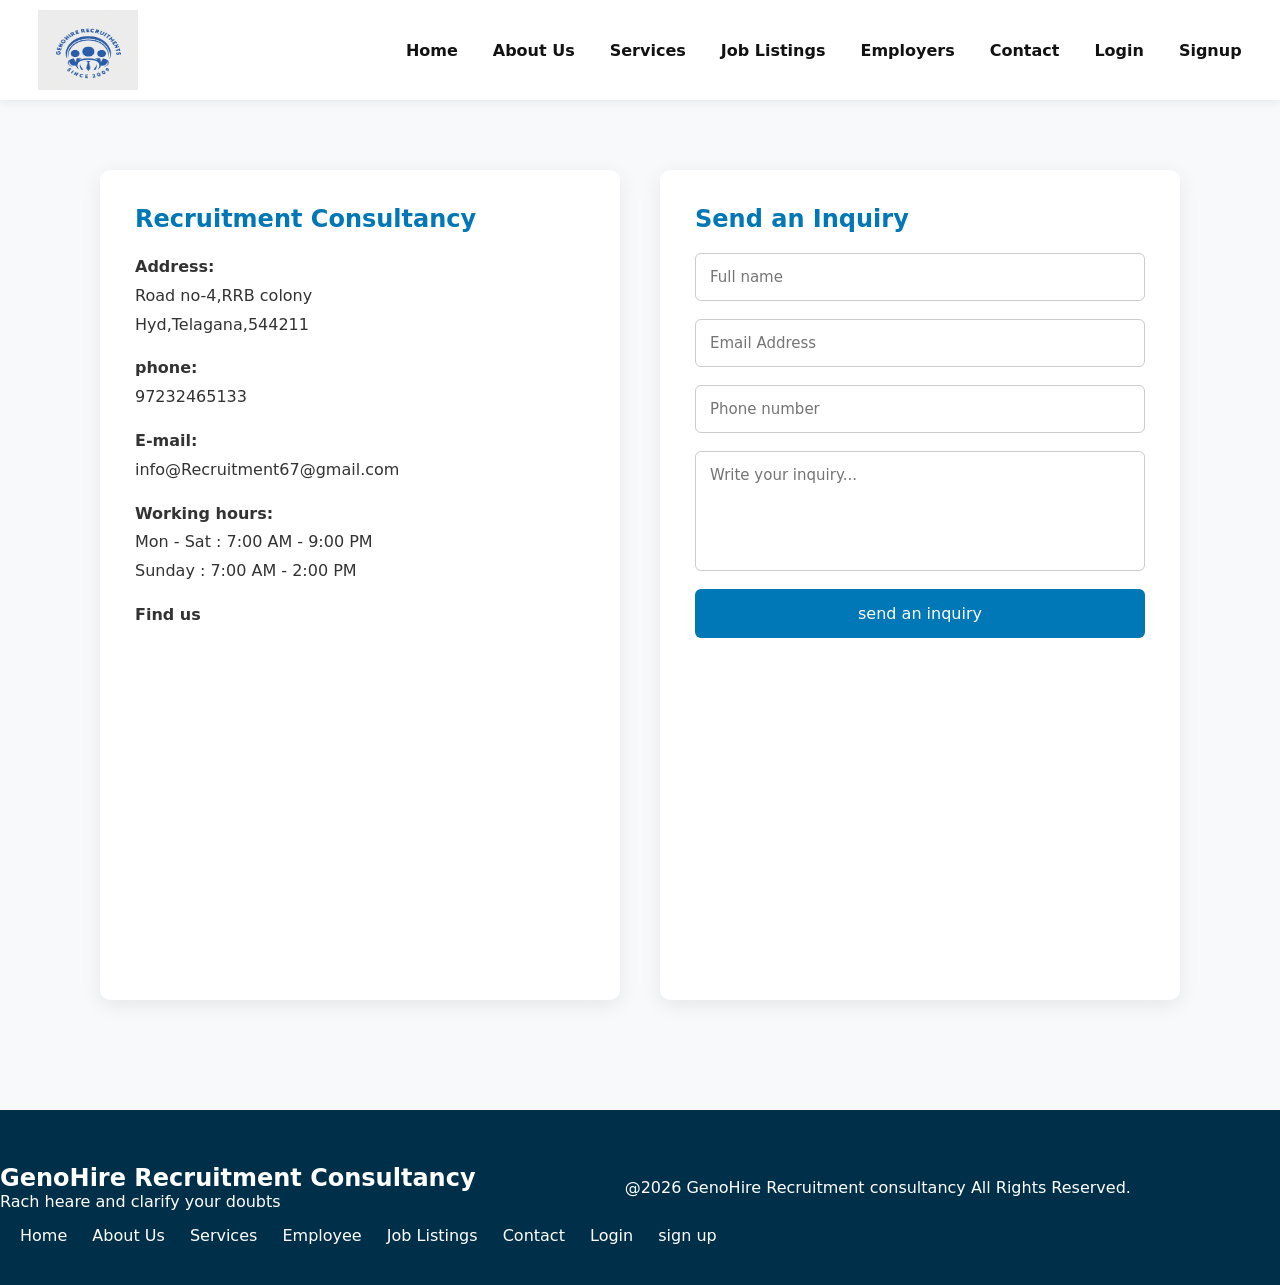
<file: contact.html>
<html>
    <head>
        <title>
            Recruitment Consultancy
        </title>
        <style>
            *{
margin:0;
padding:0;
box-sizing:border-box;
font-family:system-ui, -apple-system, BlinkMacSystemFont, 'Segoe UI', Roboto, Oxygen, Ubuntu, Cantarell, 'Open Sans', 'Helvetica Neue', sans-serif;
}

body{
background:#f8f9fa;
color:#333;
}


/*header*/


header {
    background: white;
    position: sticky;
    top: 0;
    z-index: 1000;
    box-shadow: 0 2px 10px rgba(0, 0, 0, .08);
}

.navbar {
    display: flex;
    justify-content: space-between;
    align-items: center;
    padding: 10px 3%;
    background-color: #fff;
}

.logo {
    display: flex;
    align-items: center;
    gap: 12px;
}

.logo img {
    width: 100px;
    height: 80px;
}

.logo h2 {
    color: #0097a7;
    font-size: 24px;
}

nav ul {
    display: flex;
    list-style: none;
    gap: 35px;
}

nav ul li a {
    text-decoration: none;
    color: #131212;
    font-weight: 600;
    transition: .3s;
}

nav ul li a:hover {
    color: #0d6efd;
}
 .btn-nav {
                background-color: #0d6efd;
                color: #fff;
                padding: 10px 20px;
                border-radius: 8px;
                text-decoration: none;
            }

            .btn-nav:hover {
                background-color: #0b5ed7;
            }

            .menu-btn {
    display: none;
    font-size: 30px;
    cursor: pointer;
}
  








/* Hero */

.hero{
height:550px;
background:url('hero.png?auto=format&fit=crop&w=1600&q=80') center/cover no-repeat;
position:relative;
display:flex;
align-items:center;
justify-content:center;
}

.hero::before{
content:'';
position:absolute;
top:0;
left:0;
width:100%;
height:100%;
background:rgba(0,85,120,.65);
}

.hero-content{
position:relative;
color:#fff;
text-align:center;
padding:20px;
}

.hero-content h1{
font-size:52px;
margin-bottom:20px;
}

.hero-content p{
font-size:20px;
max-width:700px;
margin:auto;
}

/* Contact Section */

.contact-section{
padding:70px 0;
padding-left: 100px;
padding-right: 100px;
}

.contact-grid{
display:grid;
grid-template-columns:1fr 1fr;
gap:40px;
}

.info{
background:#fff;
padding:35px;
border-radius:10px;
box-shadow:0 5px 20px rgba(0,0,0,.08);

}

.info h2{
color:#0077b6;
margin-bottom:20px;
}

.info p{
margin-bottom:15px;
line-height:1.8;
}

iframe{
width:100%;
height:300px;
border:none;
border-radius:8px;
margin-top:20px;
}

/* Form */

.form-box{
background:#fff;
padding:35px;
border-radius:10px;
box-shadow:0 5px 20px rgba(0,0,0,.08);

}

.form-box h2{
margin-bottom:20px;
color:#0077b6;
}

form input,
form textarea{
width:100%;
padding:14px;
margin-bottom:18px;
border:1px solid #ccc;
border-radius:6px;
font-size:15px;
}

textarea{
resize:none;
height:120px;
}

button{
background:#0077b6;
color:#fff;
padding:15px;
width:100%;
border:none;
font-size:16px;
border-radius:6px;
cursor:pointer;
transition:.3s;
}

button:hover{
background:#005f8f;
}



#message{
margin-top:15px;
font-weight:bold;
color:green;
}

/* Footer */

footer{
background:#003049;
color:#fff;
padding:40px 0;
margin-top:40px;



}

.footer-grid{
display:flex;
justify-content:space-between;
align-items:center;
flex-wrap:wrap;


}

.footer-links a{
color:#fff;
text-decoration:none;
margin-left:20px;


}

.footer-links a:hover{
text-decoration:underline;
}







 /*mobile*/
  @media(max-width:768px) {
    .contact-section{
        padding-left: 15px;
        padding-right: 15px;
    }
    footer{
        padding-left: 10px;
        padding-right: 10px;
    }
    .footer-grid{
        flex-direction: column;
        text-align: center;
        gap: 20px;
    }

    .menu-btn {
        display: block;
    }

    nav {
        position: absolute;
        top: 82px;
        left: 0;
        width: 100%;
        background: white;
        display: none;
        box-shadow: 0 5px 15px rgba(0, 0, 0, .1);
    }

    nav.active {
        display: block;
    }

    nav ul {
        flex-direction: column;
        padding: 10px;
        gap: 18px;
        text-align: center;
    }
    nav ul li a:hover{
        color: #0b6e6e;
    }


      @media(max-width:480px){
          .contact-section{
        padding-left: 15px;
        padding-right: 15px;
    }
    footer{
        padding-left: 10px;
        padding-right: 10px;
    }
    .footer-grid{
        flex-direction: column;
        text-align: center;
        gap: 20px;
    }

    .menu-btn {
        display: block;
    }
           nav {
        position: absolute;
        top: 82px;
        left: 0;
        width: 100%;
        background: white;
        display: none;
        box-shadow: 0 5px 15px rgba(0, 0, 0, .1);
    }

    nav.active {
        display: block;
    }

    nav ul {
        flex-direction: column;
        padding: 10px;
        gap: 18px;
        text-align: center;
    }
    nav ul li a:hover{
        color: #0b6e6e;
    }


  
  /* Responsive */



.navbar{
    position:relative;
}

.hamburger{
    display:block;
}

nav ul li{
    padding:10px;
    border-bottom:1px solid #eee;
}

.logo img{
    height:60px;
}

.hero{
    height:320px;
    
}

.hero h1{
    font-size:32px;
    
}

.hero p{
    font-size:17px;
}

.contact-grid{
    grid-template-columns:1fr;
    
}

iframe{
    height:250px;
}

.footer-grid{
    flex-direction:column;
    text-align:center;
    gap:20px;
}

.footer-links{
    display:flex;
    flex-wrap:wrap;
    justify-content:center;
    gap:15px;
    
}

}




        </style>
    </head>
    <body>

        <header>
    <div class="navbar">

<div class="logo">
<img src="RC .img" alt="logo">

</div>

<div class="menu-btn" onclick="toggleMenu()">☰</div>

<nav id="navMenu">
<ul>
<li><a href="index.html">Home</a></li>
<li><a href="about.html">About Us</a></li>
<li><a href="services.html">Services</a></li>

<li><a href="jobs.html">Job Listings</a></li>
<li><a href="employer.html">Employers</a></li>

<li><a href="contact.html">Contact</a></li>
<li><a href="login.html">Login</a></li>
<li><a href="signup.html">Signup</a></li>

   
   </ul>
</div>
</nav>

  
</header>






























        <section class="contact-section">
        <div class="contact-grid">
            <div class="info">
                <h2>Recruitment Consultancy</h2>
                <p><strong>Address:</strong><br>
                    Road no-4,RRB colony<br>
                    Hyd,Telagana,544211</p>
                    <p><strong>phone:</strong><br>
                    97232465133</p>
                    <p><strong>E-mail:</strong><br>
                    info@Recruitment67@gmail.com</p>
                    <p><strong>Working hours:</strong><br>
                    Mon - Sat : 7:00 AM - 9:00 PM<br>
                    Sunday : 7:00 AM - 2:00 PM</p>
                    <p><strong>Find us</strong></p>
                    <iframe src="https://www.google.com/maps/embed?pb=!1m12!1m8!1m3!1d1954840.0174784737!2d80.1453584!3d16.8735739!3m2!1i1024!2i768!4f13.1!2m1!1srecruitment%20consultancy!5e0!3m2!1sen!2sin!4v1785300127614!5m2!1sen!2sin" width="600" height="450" style="border:0;" allowfullscreen="" loading="lazy" referrerpolicy="strict-origin-when-cross-origin"></iframe>


            </div>
            <div class="form-box">
                <h2>Send an Inquiry</h2>
                <form id="contactForm">
                    <input type="text" id="name" placeholder="Full name" required>
                    <input type="text" id="email" placeholder="Email Address" required>
                    <input type="tell" id="phoen" placeholder="Phone number" required>
                    
                     <textarea id="messageBox" placeholder="Write your inquiry..." required></textarea>
                     <button type="submit">send an inquiry</button>
                </form>
                <div id="message"></div>
            </div>
            </div>
        </div>
        </section>
        <footer>
            <div class="container footer-grid">
                <div>
                    <h2>GenoHire Recruitment Consultancy</h2>
                    <p>Rach heare and clarify your doubts</p>
                </div>
                <center><p>@2026 GenoHire Recruitment consultancy All Rights Reserved.</p></center>
                <br>
                <br>
                <br>
                <br>

                
                <div class="footer-links">
                    <a href="index.html">Home</a>
                <a href="about.html">About Us</a>
                <a href="services.html">Services</a>
                <a href="employer.html">Employee</a>
                <a href="jobs.html">Job Listings</a>
                <a href="contact.html">Contact</a>
                <a href="login.html">Login</a>
                <a href="signup.html">sign up</a>

                
            </div>
            </div>
        </footer>
        <script>
            /*hamburger*/


            function toggleMenu(){
document.getElementById("navMenu").classList.toggle("active");
}

document.querySelectorAll("nav a").forEach(link=>{
link.addEventListener("click",()=>{
document.getElementById("navMenu").classList.remove("active");
});
});
             document.getElementById("contactForm").addEventListener("submit", function (e) {

            e.preventDefault();

            document.getElementById("message").innerHTML =
                "✔ Thank you! Your inquiry has been submitted successfully.";

            this.reset();

        });
        </script>
    </body>
</html>
</file>
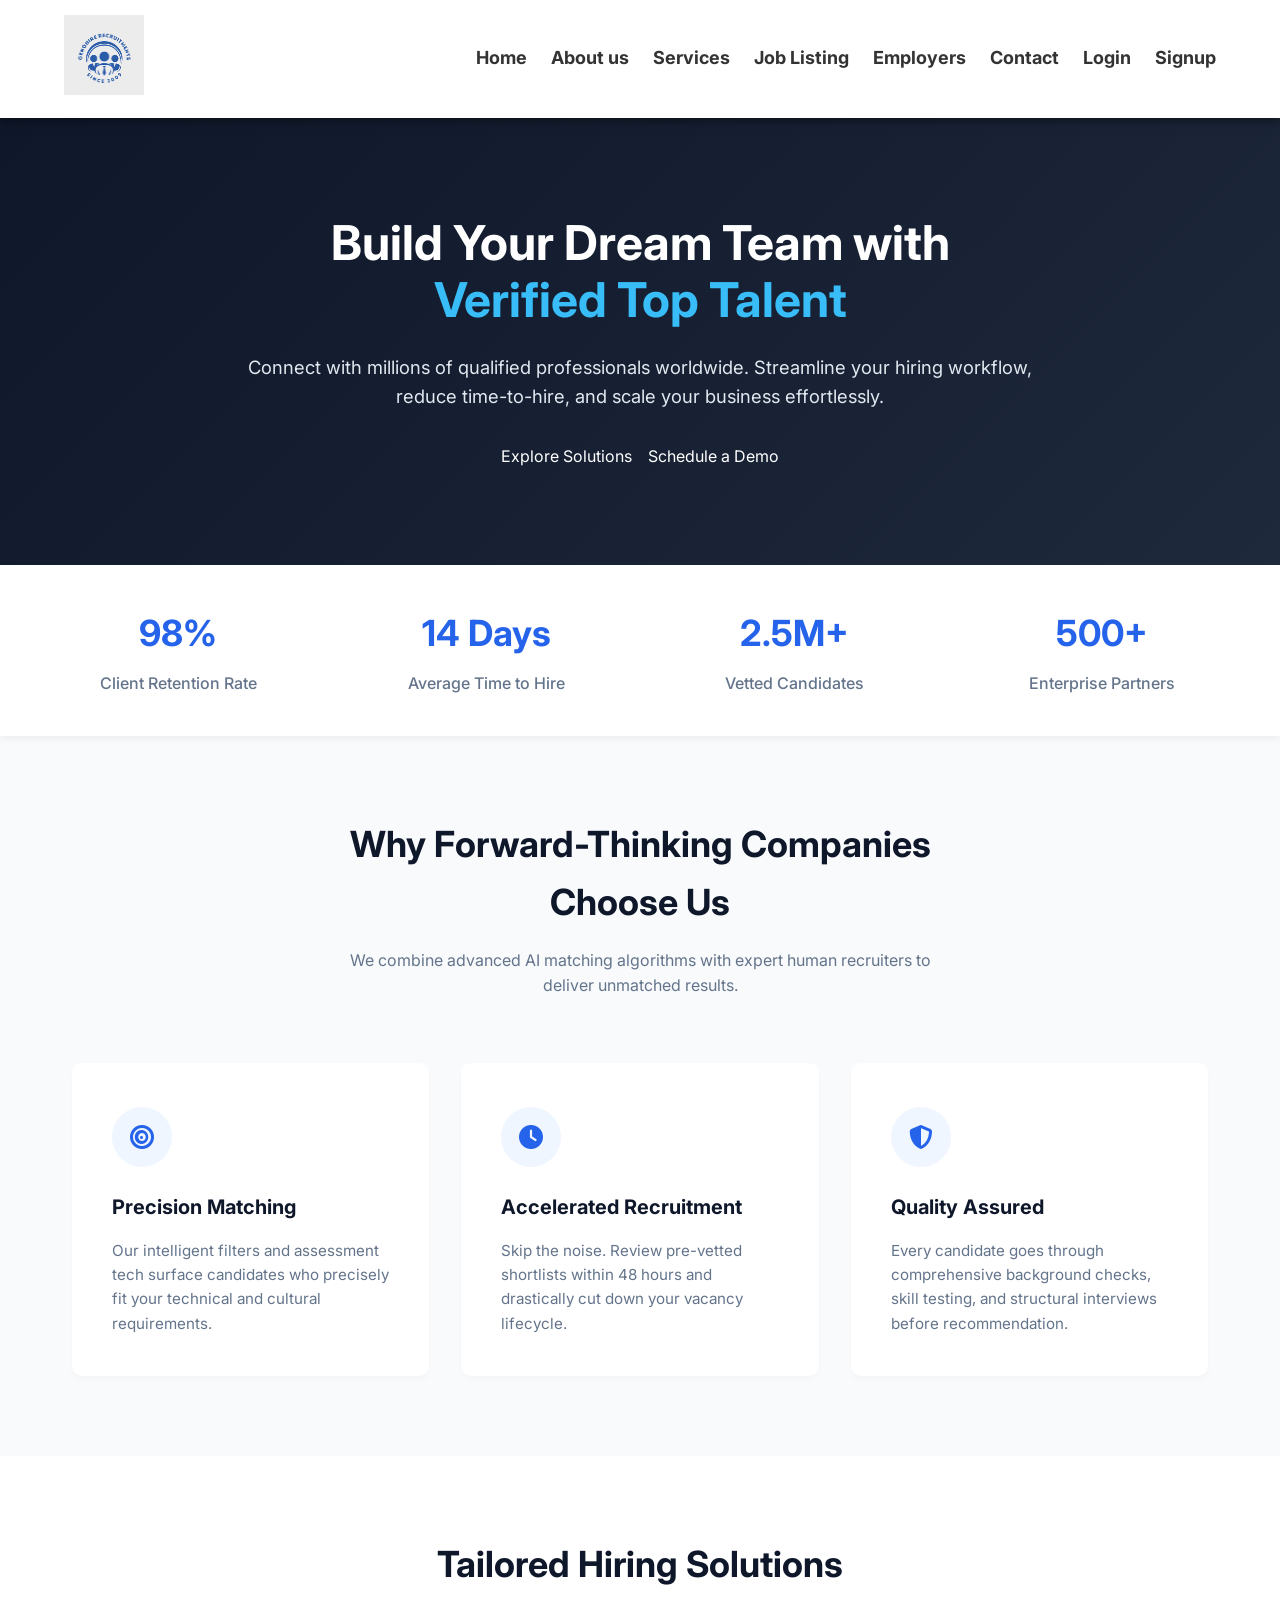
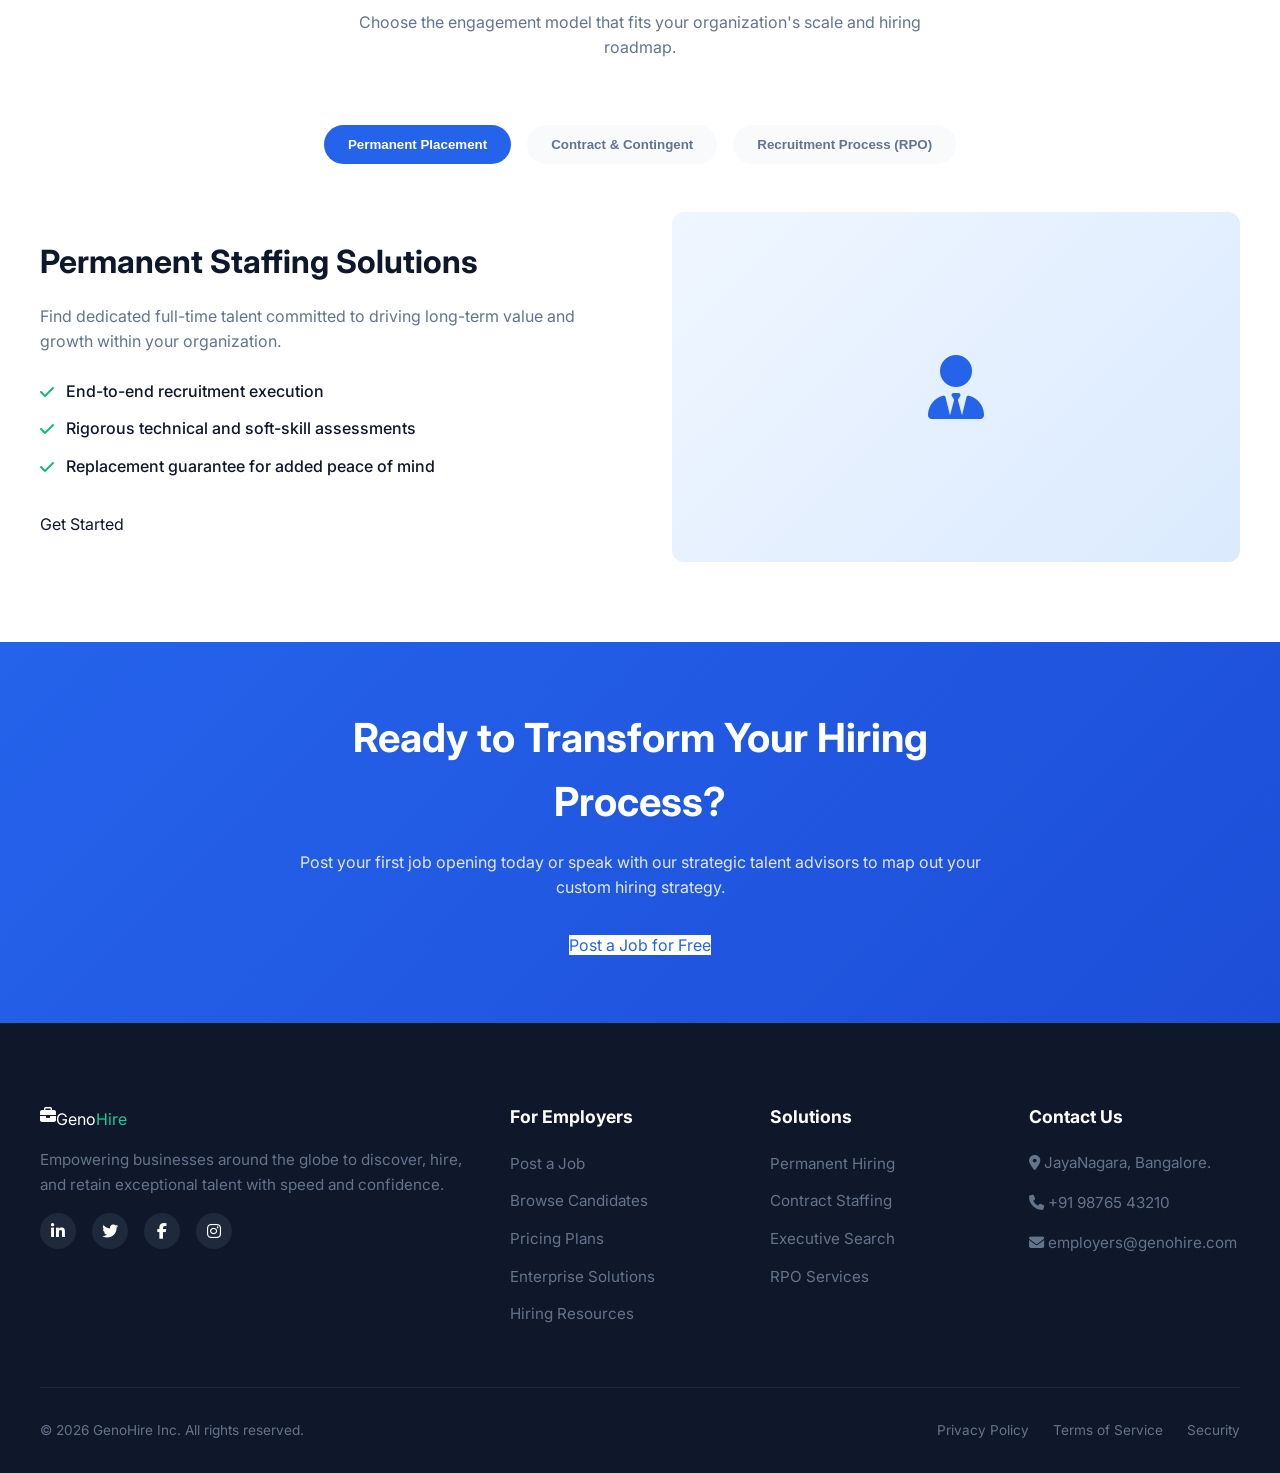
<file: employer.html>
<!DOCTYPE html>
<html lang="en">
<head>
    <meta charset="UTF-8">
    <meta name="viewport" content="width=device-width, initial-scale=1.0">
    <title>Hire Top Talent | Employer Solutions - GenoHire</title>
    <!-- Google Fonts -->
    <link href="https://fonts.googleapis.com/css2?family=Inter:wght@300;400;500;600;700&display=swap" rel="stylesheet">
    <!-- FontAwesome for Icons -->
    <link rel="stylesheet" href="https://cdnjs.cloudflare.com/ajax/libs/font-awesome/6.4.0/css/all.min.css">
    
    <style>
        :root {
            --primary: #2563eb;
            --primary-dark: #1d4ed8;
            --secondary: #0f172a;
            --accent: #38bdf8;
            --light: #f8fafc;
            --gray: #64748b;
            --light-gray: #e2e8f0;
            --white: #ffffff;
            --transition: all 0.3s ease;
        }

        * {
            margin: 0;
            padding: 0;
            box-sizing: border-box;
        }

        body {
            font-family: 'Inter', sans-serif;
            color: var(--secondary);
            background-color: var(--light);
            line-height: 1.6;
        }

        a {
            text-decoration: none;
            color: inherit;
        }

        ul {
            list-style: none;
        }

         .navbar {
                background-color: #fff;
                box-shadow: 0 2px 10px rgba(0,0,0,0.5);
                position: sticky;
                top: 0;
                z-index: 1000;

            }

            .nav-container {
                display: flex;
                align-items: center;
                justify-content: space-between;
                padding: 15px 5%;
                gap: 1.25rem;
            }

            .logo {
                flex-shrink: 0;
            }

            .logo img {
                height: 80px;
                width: 80px;
            }

            .logo span {
                color: #20c997;
            }

            .nav-links {
                display: flex;
                align-items: center;
                gap: 24px;
                list-style: none;
                margin-left: auto;
                flex-wrap: wrap;
            }

            .nav-links a {
                text-decoration: none;
                color: #333;
                font-weight: 700;
                transition: 0.3s;
                font-size: 18px;
                padding: 0.25rem 0;
            }

            .nav-links a:hover {
                color: #0d6efd;
            }

            .btn-nav {
                background-color: #0d6efd;
                color: #fff;
                padding: 10px 20px;
                border-radius: 8px;
                text-decoration: none;
            }

            .btn-nav:hover {
                background-color: #0b5ed7;
            }

        /* --- HEADER & NAVBAR --- */
        header {
            background-color: var(--white);
            box-shadow: 0 1px 3px rgba(0, 0, 0, 0.1);
            position: sticky;
            top: 0;
            z-index: 1000;
        }

        

        .hamburger {
            display: none;
            cursor: pointer;
            font-size: 1.5rem;
            color: var(--secondary);
        }

        /* --- HERO SECTION --- */
        .hero {
            background: linear-gradient(135deg, var(--secondary) 0%, #1e293b 100%);
            color: var(--white);
            padding: 6rem 2rem;
            text-align: center;
        }

        .hero-container {
            max-width: 800px;
            margin: 0 auto;
        }

        .hero h1 {
            font-size: 3rem;
            font-weight: 700;
            margin-bottom: 1.5rem;
            line-height: 1.2;
        }

        .hero h1 span {
            color: var(--accent);
        }

        .hero p {
            font-size: 1.15rem;
            color: var(--light-gray);
            margin-bottom: 2rem;
        }

        .hero-btns {
            display: flex;
            justify-content: center;
            gap: 1rem;
        }

        /* --- STATS BAR --- */
        .stats-bar {
            background-color: var(--white);
            padding: 2.5rem 2rem;
            box-shadow: 0 4px 6px -1px rgba(0, 0, 0, 0.05);
        }

        .stats-grid {
            max-width: 1200px;
            margin: 0 auto;
            display: grid;
            grid-template-columns: repeat(auto-fit, minmax(200px, 1fr));
            gap: 2rem;
            text-align: center;
        }

        .stat-item h3 {
            font-size: 2.25rem;
            font-weight: 700;
            color: var(--primary);
            margin-bottom: 0.5rem;
        }

        .stat-item p {
            color: var(--gray);
            font-weight: 500;
        }

        /* --- WHY CHOOSE US SECTION --- */
        .section {
            padding: 5rem 2rem;
            max-width: 1200px;
            margin: 0 auto;
        }

        .section-header {
            text-align: center;
            max-width: 600px;
            margin: 0 auto 4rem auto;
        }

        .section-header h2 {
            font-size: 2.25rem;
            font-weight: 700;
            margin-bottom: 1rem;
        }

        .section-header p {
            color: var(--gray);
        }

        .features-grid {
            display: grid;
            grid-template-columns: repeat(auto-fit, minmax(300px, 1fr));
            gap: 2rem;
        }

        .feature-card {
            background: var(--white);
            padding: 2.5rem;
            border-radius: 10px;
            box-shadow: 0 4px 6px rgba(0, 0, 0, 0.02);
            transition: var(--transition);
            border-top: 4px solid transparent;
        }

        .feature-card:hover {
            transform: translateY(-5px);
            box-shadow: 0 10px 15px rgba(0, 0, 0, 0.05);
            border-top-color: var(--primary);
        }

        .feature-icon {
            width: 60px;
            height: 60px;
            background-color: #eff6ff;
            color: var(--primary);
            display: flex;
            align-items: center;
            justify-content: center;
            border-radius: 50%;
            font-size: 1.5rem;
            margin-bottom: 1.5rem;
        }

        .feature-card h3 {
            font-size: 1.25rem;
            margin-bottom: 1rem;
        }

        .feature-card p {
            color: var(--gray);
            font-size: 0.95rem;
        }

        /* --- INTERACTIVE HIRING SOLUTIONS TAB SECTION --- */
        .solutions-section {
            background-color: var(--white);
            padding: 5rem 2rem;
        }

        .solutions-container {
            max-width: 1200px;
            margin: 0 auto;
        }

        .tab-buttons {
            display: flex;
            justify-content: center;
            gap: 1rem;
            margin-bottom: 3rem;
            flex-wrap: wrap;
        }

        .tab-btn {
            padding: 0.75rem 1.5rem;
            background: var(--light);
            border: none;
            border-radius: 30px;
            font-weight: 600;
            color: var(--gray);
            cursor: pointer;
            transition: var(--transition);
        }

        .tab-btn.active {
            background: var(--primary);
            color: var(--white);
        }

        .tab-content {
            display: none;
            grid-template-columns: 1fr 1fr;
            gap: 4rem;
            align-items: center;
        }

        .tab-content.active {
            display: grid;
        }

        .tab-text h3 {
            font-size: 2rem;
            margin-bottom: 1rem;
        }

        .tab-text p {
            color: var(--gray);
            margin-bottom: 1.5rem;
        }

        .tab-features {
            margin-bottom: 2rem;
        }

        .tab-features li {
            display: flex;
            align-items: center;
            gap: 0.75rem;
            margin-bottom: 0.75rem;
            font-weight: 500;
        }

        .tab-features i {
            color: #10b981;
        }

        .tab-image {
            background: linear-gradient(135deg, #eff6ff 0%, #dbeafe 100%);
            height: 350px;
            border-radius: 12px;
            display: flex;
            align-items: center;
            justify-content: center;
            font-size: 4rem;
            color: var(--primary);
        }

        /* --- CTA BANNER --- */
        .cta-banner {
            background: linear-gradient(135deg, var(--primary) 0%, var(--primary-dark) 100%);
            color: var(--white);
            padding: 4rem 2rem;
            text-align: center;
        }

        .cta-container {
            max-width: 700px;
            margin: 0 auto;
        }

        .cta-container h2 {
            font-size: 2.5rem;
            margin-bottom: 1rem;
        }

        .cta-container p {
            margin-bottom: 2rem;
            color: var(--light-gray);
        }

        .btn-light {
            background-color: var(--white);
            color: var(--primary);
        }

        .btn-light:hover {
            background-color: var(--light);
        }

        /* --- FOOTER SECTION --- */
        footer {
            background-color: var(--secondary);
            color: var(--light-gray);
            padding: 5rem 2rem 2rem 2rem;
        }

        .footer-grid {
            max-width: 1200px;
            margin: 0 auto;
            display: grid;
            grid-template-columns: 2fr 1fr 1fr 1fr;
            gap: 3rem;
            margin-bottom: 3rem;
        }

        .footer-col h4 {
            color: var(--white);
            font-size: 1.1rem;
            margin-bottom: 1.25rem;
        }

        .footer-col p {
            color: var(--gray);
            margin-bottom: 1rem;
            font-size: 0.95rem;
        }

        .footer-links li {
            margin-bottom: 0.75rem;
        }

        .footer-links a {
            color: var(--gray);
            transition: var(--transition);
            font-size: 0.95rem;
        }

        .footer-links a:hover {
            color: var(--white);
        }

        .social-icons {
            display: flex;
            gap: 1rem;
            margin-top: 1rem;
        }

        .social-icons a {
            width: 36px;
            height: 36px;
            background-color: #1e293b;
            color: var(--white);
            display: flex;
            align-items: center;
            justify-content: center;
            border-radius: 50%;
            transition: var(--transition);
        }

        .social-icons a:hover {
            background-color: var(--primary);
        }

        .footer-bottom {
            max-width: 1200px;
            margin: 0 auto;
            padding-top: 2rem;
            border-top: 1px solid #1e293b;
            display: flex;
            justify-content: space-between;
            align-items: center;
            font-size: 0.85rem;
            color: var(--gray);
        }

        /* --- RESPONSIVE DESIGN --- */
        @media (max-width: 900px) {
            .tab-content {
                grid-template-columns: 1fr;
                gap: 2rem;
            }
            .footer-grid {
                grid-template-columns: 1fr 1fr;
            }
        }

        @media (max-width: 768px) {
            .nav-links {
                position: absolute;
                top: 100%;
                left: 0;
                width: 100%;
                background-color: var(--white);
                flex-direction: column;
                align-items: flex-start;
                padding: 2rem;
                box-shadow: 0 10px 15px rgba(0, 0, 0, 0.05);
                clip-path: polygon(0 0, 100% 0, 100% 0, 0 0);
                transition: clip-path 0.4s ease-in-out;
                margin-left: 0;
            }

            .nav-links.active {
                clip-path: polygon(0 0, 100% 0, 100% 100%, 0 100%);
            }

            .hamburger {
                display: block;
            }

            .hero h1 {
                font-size: 2.25rem;
            }

            .footer-grid {
                grid-template-columns: 1fr;
            }

            .footer-bottom {
                flex-direction: column;
                gap: 1rem;
                text-align: center;
            }
        }
    </style>
</head>
<body>

    <!-- HEADER SECTION -->
     <nav class="navbar">
            <div class="nav-container">
                <div class="logo">
                    <img src="unnamed.webp">
                </div>
                <button class="hamburger" id="hamburger" aria-label="Toggle navigation">
                    <i class="fa-solid fa-bars"></i>
                </button>
                <ul class="nav-links" id="navLinks">
                    <li><a href="index.html">Home</a></li>
                    <li><a href="about.html">About us</a></li>
                    <li><a href="services.html">Services</a></li>
                    <li><a href="jobs.html">Job Listing</a></li>
                    <li><a href="employer.html">Employers</a></li>
                    <li><a href="contact.html">Contact</a></li>
                    <li><a href="login.html">Login</a></li>
                    <li><a href="signup.html">Signup</a></li>
                    
                </ul>
            </div>
        </nav>

    <!-- HERO SECTION -->
    <section class="hero">
        <div class="hero-container">
            <h1>Build Your Dream Team with <span>Verified Top Talent</span></h1>
            <p>Connect with millions of qualified professionals worldwide. Streamline your hiring workflow, reduce time-to-hire, and scale your business effortlessly.</p>
            <div class="hero-btns">
                <a href="#solutions" class="btn btn-primary">Explore Solutions</a>
                <a href="#" class="btn btn-outline" style="color: white; border-color: white;">Schedule a Demo</a>
            </div>
        </div>
    </section>

    <!-- STATS BAR -->
    <section class="stats-bar">
        <div class="stats-grid">
            <div class="stat-item">
                <h3>98%</h3>
                <p>Client Retention Rate</p>
            </div>
            <div class="stat-item">
                <h3>14 Days</h3>
                <p>Average Time to Hire</p>
            </div>
            <div class="stat-item">
                <h3>2.5M+</h3>
                <p>Vetted Candidates</p>
            </div>
            <div class="stat-item">
                <h3>500+</h3>
                <p>Enterprise Partners</p>
            </div>
        </div>
    </section>

    <!-- WHY CHOOSE US -->
    <section class="section">
        <div class="section-header">
            <h2>Why Forward-Thinking Companies Choose Us</h2>
            <p>We combine advanced AI matching algorithms with expert human recruiters to deliver unmatched results.</p>
        </div>
        <div class="features-grid">
            <div class="feature-card">
                <div class="feature-icon"><i class="fa-solid fa-bullseye"></i></div>
                <h3>Precision Matching</h3>
                <p>Our intelligent filters and assessment tech surface candidates who precisely fit your technical and cultural requirements.</p>
            </div>
            <div class="feature-card">
                <div class="feature-icon"><i class="fa-solid fa-clock"></i></div>
                <h3>Accelerated Recruitment</h3>
                <p>Skip the noise. Review pre-vetted shortlists within 48 hours and drastically cut down your vacancy lifecycle.</p>
            </div>
            <div class="feature-card">
                <div class="feature-icon"><i class="fa-solid fa-shield-halved"></i></div>
                <h3>Quality Assured</h3>
                <p>Every candidate goes through comprehensive background checks, skill testing, and structural interviews before recommendation.</p>
            </div>
        </div>
    </section>

    <!-- INTERACTIVE SOLUTIONS SECTION -->
    <section class="solutions-section" id="solutions">
        <div class="solutions-container">
            <div class="section-header">
                <h2>Tailored Hiring Solutions</h2>
                <p>Choose the engagement model that fits your organization's scale and hiring roadmap.</p>
            </div>

            <!-- Tab Buttons -->
            <div class="tab-buttons">
                <button class="tab-btn active" onclick="switchTab(event, 'permanent')">Permanent Placement</button>
                <button class="tab-btn" onclick="switchTab(event, 'contract')">Contract & Contingent</button>
                <button class="tab-btn" onclick="switchTab(event, 'rpo')">Recruitment Process (RPO)</button>
            </div>

            <!-- Tab 1: Permanent -->
            <div class="tab-content active" id="permanent">
                <div class="tab-text">
                    <h3>Permanent Staffing Solutions</h3>
                    <p>Find dedicated full-time talent committed to driving long-term value and growth within your organization.</p>
                    <ul class="tab-features">
                        <li><i class="fa-solid fa-check"></i> End-to-end recruitment execution</li>
                        <li><i class="fa-solid fa-check"></i> Rigorous technical and soft-skill assessments</li>
                        <li><i class="fa-solid fa-check"></i> Replacement guarantee for added peace of mind</li>
                    </ul>
                    <a href="#" class="btn btn-primary">Get Started</a>
                </div>
                <div class="tab-image">
                    <i class="fa-solid fa-user-tie"></i>
                </div>
            </div>

            <!-- Tab 2: Contract -->
            <div class="tab-content" id="contract">
                <div class="tab-text">
                    <h3>Flexible Contract & Contingent Staffing</h3>
                    <p>Scale your workforce up or down dynamically to handle seasonal workload peaks, urgent projects, or specialized temporary demands.</p>
                    <ul class="tab-features">
                        <li><i class="fa-solid fa-check"></i> On-demand vetted contractors ready to deploy</li>
                        <li><i class="fa-solid fa-check"></i> Full payroll, tax, and compliance management handled</li>
                        <li><i class="fa-solid fa-check"></i> Seamless transition to permanent options if required</li>
                    </ul>
                    <a href="#" class="btn btn-primary">Hire Contractors</a>
                </div>
                <div class="tab-image">
                    <i class="fa-solid fa-people-group"></i>
                </div>
            </div>

            <!-- Tab 3: RPO -->
            <div class="tab-content" id="rpo">
                <div class="tab-text">
                    <h3>Recruitment Process Outsourcing (RPO)</h3>
                    <p>Transform your entire hiring engine by embedding our elite recruitment specialists into your internal HR infrastructure.</p>
                    <ul class="tab-features">
                        <li><i class="fa-solid fa-check"></i> Complete employer branding & pipeline development</li>
                        <li><i class="fa-solid fa-check"></i> Cost-per-hire reduction up to 40%</li>
                        <li><i class="fa-solid fa-check"></i> Scalable infrastructure built for massive expansion</li>
                    </ul>
                    <a href="#" class="btn btn-primary">Consult an Expert</a>
                </div>
                <div class="tab-image">
                    <i class="fa-solid fa-chart-line"></i>
                </div>
            </div>
        </div>
    </section>

    <!-- CALL TO ACTION BANNER -->
    <section class="cta-banner">
        <div class="cta-container">
            <h2>Ready to Transform Your Hiring Process?</h2>
            <p>Post your first job opening today or speak with our strategic talent advisors to map out your custom hiring strategy.</p>
            <a href="#" class="btn btn-light">Post a Job for Free</a>
        </div>
    </section>

    <!-- FOOTER SECTION -->
    <footer>
        <div class="footer-grid">
            <div class="footer-col">
                <a href="#" class="logo" style="color: white; margin-bottom: 1rem; display: inline-flex;">
                    <i class="fa-solid fa-briefcase"></i>Geno<span>Hire</span>
                </a>
                <p>Empowering businesses around the globe to discover, hire, and retain exceptional talent with speed and confidence.</p>
                <div class="social-icons">
                    <a href="#"><i class="fa-brands fa-linkedin-in"></i></a>
                    <a href="#"><i class="fa-brands fa-twitter"></i></a>
                    <a href="#"><i class="fa-brands fa-facebook-f"></i></a>
                    <a href="#"><i class="fa-brands fa-instagram"></i></a>
                </div>
            </div>
            <div class="footer-col">
                <h4>For Employers</h4>
                <ul class="footer-links">
                    <li><a href="#">Post a Job</a></li>
                    <li><a href="#">Browse Candidates</a></li>
                    <li><a href="#">Pricing Plans</a></li>
                    <li><a href="#">Enterprise Solutions</a></li>
                    <li><a href="#">Hiring Resources</a></li>
                </ul>
            </div>
            <div class="footer-col">
                <h4>Solutions</h4>
                <ul class="footer-links">
                    <li><a href="#">Permanent Hiring</a></li>
                    <li><a href="#">Contract Staffing</a></li>
                    <li><a href="#">Executive Search</a></li>
                    <li><a href="#">RPO Services</a></li>
                </ul>
            </div>
            <div class="footer-col">
                <h4>Contact Us</h4>
                <p><i class="fa-solid fa-location-dot"></i> JayaNagara, Bangalore.</p>
                <p><i class="fa-solid fa-phone"></i> +91 98765 43210</p>
                <p><i class="fa-solid fa-envelope"></i> employers@genohire.com</p>
            </div>
        </div>
        <div class="footer-bottom">
            <p>&copy; 2026 GenoHire Inc. All rights reserved.</p>
            <div style="display: flex; gap: 1.5rem;">
                <a href="#">Privacy Policy</a>
                <a href="#">Terms of Service</a>
                <a href="#">Security</a>
            </div>
        </div>
    </footer>

    <!-- JAVASCRIPT INTERACTIONS -->
    <script>
        /* --- Mobile Hamburger Menu Toggle --- */
        const hamburger = document.getElementById('hamburger');
        const navLinks = document.getElementById('navLinks');

        if (hamburger && navLinks) {
            hamburger.addEventListener('click', () => {
                navLinks.classList.toggle('active');
                const icon = hamburger.querySelector('i');
                if (navLinks.classList.contains('active')) {
                    icon.classList.remove('fa-bars');
                    icon.classList.add('fa-xmark');
                } else {
                    icon.classList.remove('fa-xmark');
                    icon.classList.add('fa-bars');
                }
            });
        }

        /* --- Interactive Solutions Tabs --- */
        function switchTab(evt, tabId) {
            // Hide all tab contents
            const contents = document.querySelectorAll('.tab-content');
            contents.forEach(content => {
                content.classList.remove('active');
            });

            // Remove active class from all buttons
            const buttons = document.querySelectorAll('.tab-btn');
            buttons.forEach(btn => {
                btn.classList.remove('active');
            });

            // Show current tab and set button active
            document.getElementById(tabId).classList.add('active');
            evt.currentTarget.classList.add('active');
        }
    </script>
</body>
</html>
</file>
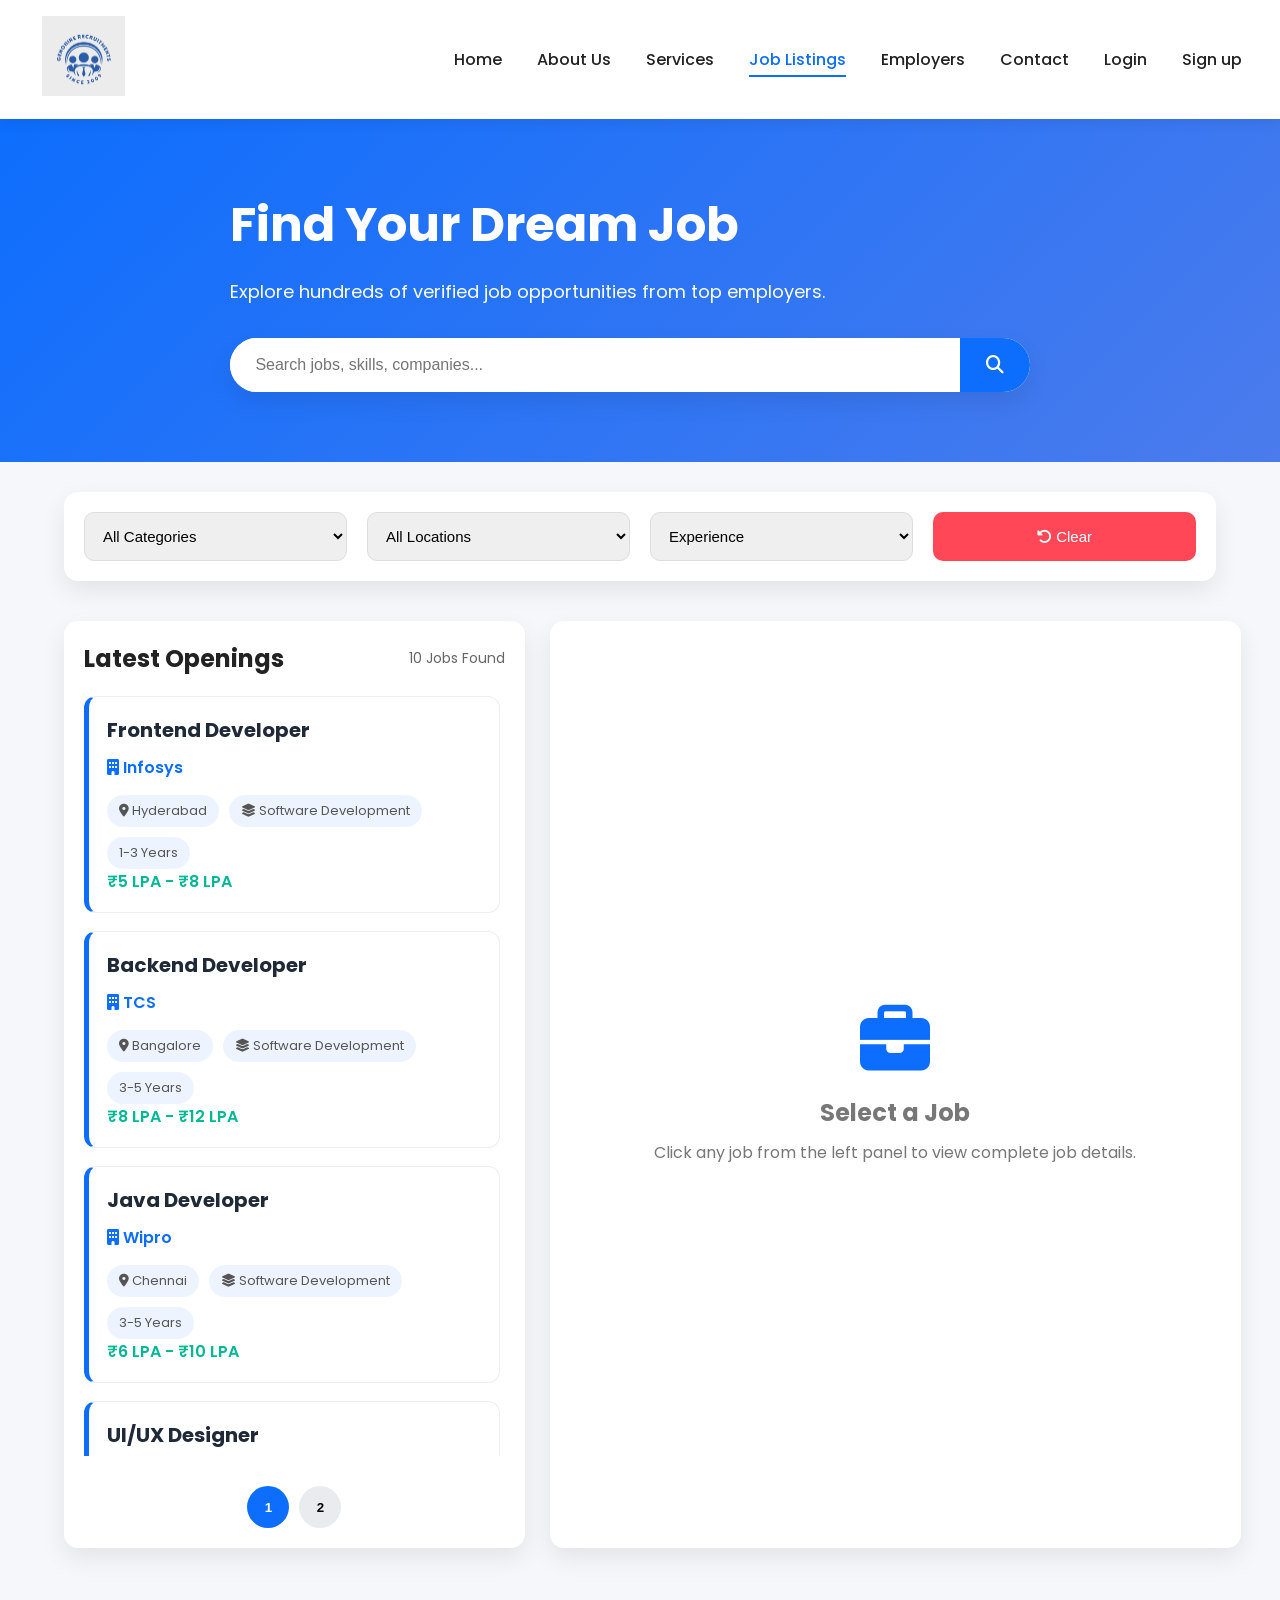
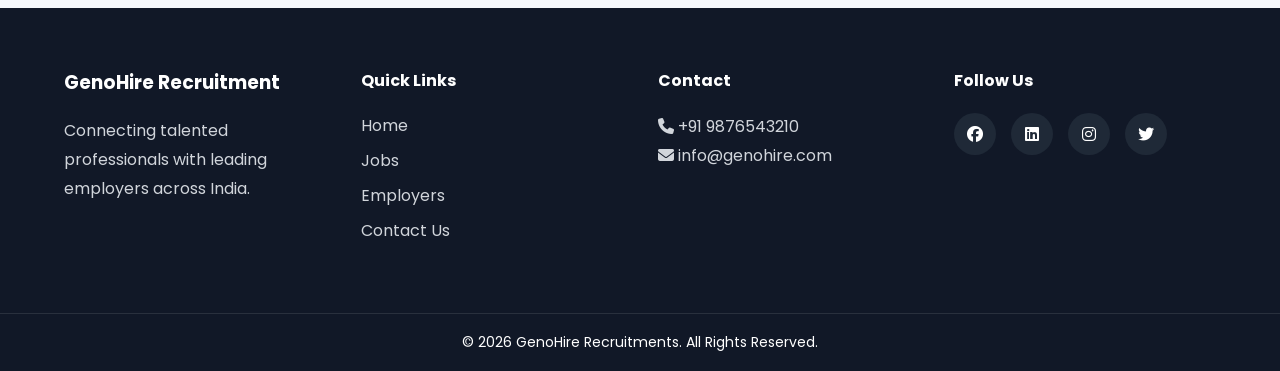
<file: jobs.html>
<!DOCTYPE html>
<html lang="en">
<head>
    <meta charset="UTF-8">
    <meta name="viewport" content="width=device-width, initial-scale=1.0">
    <title>GenoHire Recruitments | Job Listings</title>

    <!-- Google Fonts -->
    <link href="https://fonts.googleapis.com/css2?family=Poppins:wght@300;400;500;600;700&display=swap" rel="stylesheet">

    <!-- Font Awesome -->
    <link rel="stylesheet" href="https://cdnjs.cloudflare.com/ajax/libs/font-awesome/6.5.2/css/all.min.css">

    <!-- CSS -->
    <link rel="stylesheet" href="jobcss.css">
</head>

<body>

<!-- ================= HEADER ================= -->

<header class="header">

    <div class="logo">
       <a href="index.html"> <img src="jlogo.webp" alt="Logo"></a>
        
    </div>

    <nav class="navbar" id="navbar">

        <ul>
            <li><a href="index.html">Home</a></li>
            <li><a href="about.html">About Us</a></li>
            <li><a href="services.html">Services</a></li>
            <li><a href="jobs.html" class="active">Job Listings</a></li>
            <li><a href="employer.html">Employers</a></li>
            <li><a href="contact.html">Contact</a></li>
            <li><a href="login.html">Login</a></li>
            <li><a href="signup.html">Sign up</a></li>
        </ul>

    </nav>

    <div class="menu-btn" id="menu-btn">
        <i class="fas fa-bars"></i>
    </div>

</header>

<!-- ================= HERO ================= -->

<section class="hero">

    <div class="hero-content">

        <h1>Find Your Dream Job</h1>

        <p>
            Explore hundreds of verified job opportunities from top employers.
        </p>

        <div class="hero-search">

            <input
                type="text"
                id="searchInput"
                placeholder="Search jobs, skills, companies..."
            >

            <button>
                <i class="fas fa-search"></i>
            </button>

        </div>

    </div>

</section>

<!-- ================= FILTERS ================= -->

<section class="filters">

    <div class="filter-box">

        <select id="categoryFilter">

            <option value="">All Categories</option>

            <option>Software Development</option>

            <option>Marketing</option>

            <option>Finance</option>

            <option>Human Resources</option>

            <option>Healthcare</option>

            <option>Sales</option>

            <option>Engineering</option>

            <option>Administration</option>

        </select>

    </div>

    <div class="filter-box">

        <select id="locationFilter">

            <option value="">All Locations</option>

            <option>Hyderabad</option>

            <option>Bangalore</option>

            <option>Chennai</option>

            <option>Pune</option>

            <option>Mumbai</option>

            <option>Delhi</option>

            <option>Remote</option>

        </select>

    </div>

    <div class="filter-box">

        <select id="experienceFilter">

            <option value="">Experience</option>

            <option>Fresher</option>

            <option>1-3 Years</option>

            <option>3-5 Years</option>

            <option>5-8 Years</option>

            <option>8+ Years</option>

        </select>

    </div>

    <button id="clearFilters" class="clear-btn">

        <i class="fa-solid fa-rotate-left"></i>

        Clear

    </button>

</section>

<!-- ================= MAIN CONTENT ================= -->

<main class="jobs-wrapper">

    <!-- LEFT PANEL -->

    <section class="job-list-panel">

        <div class="panel-title">

            <h2>Latest Openings</h2>

            <span id="jobCount">20 Jobs Found</span>

        </div>

        <div id="jobList" class="job-list">

        </div>

        <div class="pagination" id="pagination">

        </div>

    </section>

    <!-- RIGHT PANEL -->

    <aside class="job-details-panel">

        <div class="job-placeholder" id="placeholder">

            <i class="fa-solid fa-briefcase"></i>

            <h2>Select a Job</h2>

            <p>
                Click any job from the left panel to view
                complete job details.
            </p>

        </div>

        <div id="jobDetails" class="job-details">

        </div>

    </aside>

</main>

<!-- ================= APPLY MODAL ================= -->

<div class="modal" id="applyModal">

    <div class="modal-content">

        <span class="close-modal">&times;</span>

        <h2>Apply for Job</h2>

        <form>

            <div class="form-group">

                <label>Full Name</label>

                <input
                    type="text"
                    placeholder="Enter your name"
                    required
                >

            </div>

            <div class="form-group">

                <label>Email Address</label>

                <input
                    type="email"
                    placeholder="Enter email"
                    required
                >

            </div>

            <div class="form-group">

                <label>Phone Number</label>

                <input
                    type="tel"
                    placeholder="Enter phone number"
                    required pattern="[0-9]{10}"
                >

            </div>

            <div class="form-group">

                <label>Upload Resume</label>

                <input type="file">
            </div>

            <button type="submit" class="apply-submit">

                Submit Application

            </button>

        </form>

    </div>

</div>

<!-- ================= FOOTER ================= -->

<footer>

    <div class="footer-content">

        <div>

            <h3>GenoHire Recruitment</h3>

            <p>
                Connecting talented professionals with leading
                employers across India.
            </p>

        </div>

        <div>

            <h4>Quick Links</h4>

            <ul>

                <li><a href="index.html">Home</a></li>

                <li><a href="jobs.html">Jobs</a></li>

                <li><a href="employer.html">Employers</a></li>

                <li><a href="contact.html">Contact Us</a></li>

            </ul>

        </div>

        <div>

            <h4>Contact</h4>

            <p>
                <i class="fa-solid fa-phone"></i>
                +91 9876543210
            </p>

            <p>
                <i class="fa-solid fa-envelope"></i>
                info@genohire.com
            </p>

        </div>

        <div>

            <h4>Follow Us</h4>

            <div class="social-icons">

                <a href="https://www.facebook.com/"><i class="fab fa-facebook"></i></a>

                <a href="https://in.linkedin.com/"><i class="fab fa-linkedin"></i></a>

                <a href="https://www.instagram.com/?hl=en"><i class="fab fa-instagram"></i></a>

                <a href="https://x.com/"><i class="fab fa-twitter"></i></a>

            </div>

        </div>

    </div>

    <div class="copyright">

        © 2026 GenoHire Recruitments. All Rights Reserved.

    </div>

</footer>

<!-- ================= JS ================= -->
<script src="jobjs.js"></script>


</body>
</html>
</file>
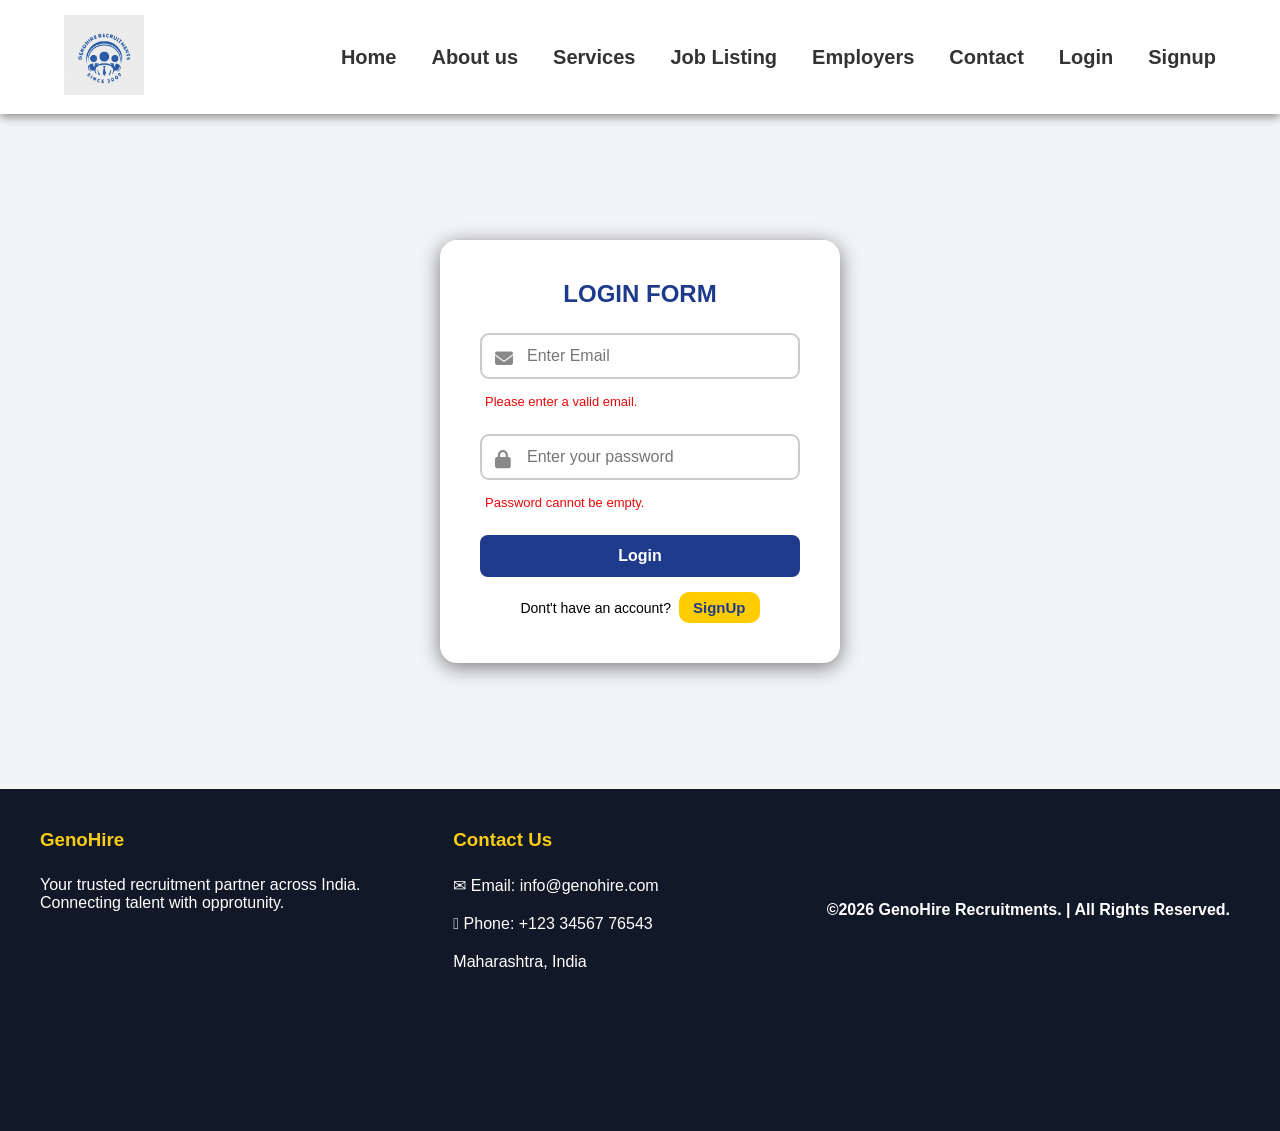
<file: login.html>
<!DOCTYPE html>
<html lang="en">
<head>
    <meta charset="UTF-8">
    <meta name="viewport" content="width=device-width, initial-scale=1.0">
    <link rel="stylesheet" href="https://cdnjs.cloudflare.com/ajax/libs/font-awesome/6.5.0/css/all.min.css">
    <title>Login
         Page-Genohire Recruitment</title>
</head>

<style>

    *{
        margin: 0;
        padding: 0;
        box-sizing: border-box;
        font-family: 'Arial';
    }

    body {
        background: #081827;
        overflow-x: hidden;
    }

    .navbar {
                background-color: #fff;
                box-shadow: 0 2px 10px rgba(0,0,0,0.5);
                position: sticky;
                top: 0;
                z-index: 1000;

            }

            .nav-container {
                display: flex;
                justify-content: space-between;
                align-items: center;
                padding: 15px 5%;
            }

            .logo img {
                height: 80px;
                width: 80px;
            }

            .logo span {
                color: #20c997;
            }

            .nav-links {
                display: flex;
                gap: 35px;
                list-style: none;
            }

            .nav-links a {
                text-decoration: none;
                color: #333;
                font-weight: 700;
                transition: 0.3s;
                font-size: 20px;
            }

            .nav-links a:hover {
                color: #0d6efd;
            }

            .btn-nav {
                background-color: #0d6efd;
                color: #fff;
                padding: 10px 20px;
                border-radius: 8px;
                text-decoration: none;
            }

            .btn-nav:hover {
                background-color: #0b5ed7;
            }

    .modal-overlay {
        position: fixed !important;
        top: 0 !important;
        left: 0 !important;
        width: 100% !important;
        height: 100vh !important;
        background: rgba(0, 0, 0, 0.5);
        display: none;
        justify-content: center;
        align-items: center;
        z-index: 99999 !important;
        backdrop-filter: blur(2px);
    }

    .modal-overlay.show {
        display: flex !important;
    }

    .modal-box {
        background: white;
        border-radius: 20px;
        text-align: center;
        width: 40%;
        padding: 50px 30px 30px 30px;
        position: relative;
        box-shadow: 0 10px 30px rgba(0, 0, 0, 0.4);
        animation: pop 0.3s ease;
        
    }

    @keyframes pop {
        from {
            transform: scale(0.8);
            opacity: 0;
        }

        to {
            transform: scale(1.3);
            opacity: 1;
        }
    }

    .tick-circle {
        width: 90px;
        height: 90px;
        background: linear-gradient(135deg, #22c55e, #16a34a);
        border-radius: 50%;
        display: flex;
        justify-content: center;
        align-items: center;
        position: absolute;
        top: -40px;
        left: 50%;
        transform: translateX(-50%);
        box-shadow: 0 4px 15px rgba(34,197,94,0.4);
    }

    .tick-circle svg {
        width: 50px;
        height: 50px;
        fill: white;
    }

    .modal-box h2 {
        margin-top: 30px;
        font-size: 28px;
        color:#333;
        margin-bottom: 15px;
    }
    .modal-box p {
        color: #175e05;
        font-size: 15px;
        line-height: 1.5;
        margin-bottom: 25px;
    }

    .modal-btn {
        width: 100%;
        padding: 14px;
        background: linear-gradient(135deg, #22c55e,#16a34a);
        color: white;
        border: none;
        border-radius: 10px;
        font-size: 16px;
        font-weight: 600;
        cursor: pointer;
    }

    .modal-btn:hover {
        opacity: 0.9;
    }

    .login {
        height: 75vh;
        display: flex;
        justify-content: center;
        align-items: center;
        background: #f3f4f6;
        padding: 30px;
    }

    .login-box {
        background: #fff;
        padding: 40px;
        border-radius: 17px;
        box-shadow: 0 4px 20px rgba(0, 0, 0, 0.5);
        width: 100%;
        max-width: 400px;

    }

    .login-box h2 {
        text-align: center;
        color: #1e3a8a;
        margin-bottom: 25px;
    }

       .login-box .input-group {
        position: relative;
        margin-bottom: 20px;
    }

        .input-group .input-icon {
        position: absolute;
        left: 15px;
        top: 50%;
        transform: translateY(-50%);
        color: #888;
        font-size: 18px;
        pointer-events: none;
        padding-bottom: 30px;
    }

    .login-box input {
        width: 100%;
        padding: 12px 12px 12px 45px;
        margin-bottom: 15px;
        border: 2px solid #ccc;
        border-radius: 9px;
        font-size: 16px;
    }
    .login-box a {
        background: #ffcc00;
        color: #1e3a8a;
        display: inline-block;
        border-radius: 10px;
        padding: 7px 14px;
        text-decoration: none;
        font-size: 15px;
        font-weight: 600;
        margin-left: 8px;
    }

    .login-box .error {
        color: #eb0707;
        font-size: 13px;
        padding-left: 5px;
        padding-bottom: 5px;
    }

    .login-box button {
        width: 100%;
        padding: 12px;
        background: #1e3a8a;
        color: #fff;
        border: none;
        border-radius: 8px;
        font-size: 16px;
        font-weight: bold;
        cursor: pointer;
    }

    .login-box button:hover {
        background: #1e3a8a;
    }

    .login-box p {
        text-align: center;
        margin-top: 15px;
        font-size: 14px;
    }

    footer {
        background: #111827;
        color: #fff;
        padding: 40px 20px 0;
        height: 38vh;
    }

    .footer-container {
        max-width: 1200px;
        margin: auto;
        display: grid;
        grid-template-columns: repeat(3,1fr);
        gap: 40px;
    }

    .footer-container h3 {
        margin-bottom: 15px;
        color: #facc15;
    }

    .footer-container p {
        padding: 10px 0;
    }

    .copyright {
        text-align:right;
        margin-top: -80px;
        margin-right: 30px;
       margin-bottom: 60px;
    }

    .hamburger {
        display:none;
        font-size: 28px;
        cursor: pointer;
    }

    @media (max-width:768px){

        .hamburger {
            display: block;
        }

        .nav-links {
            display: none;
            position: absolute;
            top: 90px;
            left: 0;
            width: 100%;
            background: white;
            flex-direction: column;
            text-align: center;
            padding: 20px 0;
        }

        .nav-links.active {
            display: flex;
        }

        .login-box {
            margin-top: 40px;
            margin-bottom: 40px;
        }

        footer {
            margin-top: 30px;
        }

        .copyright {
            margin-top: 30px;
            font-size: 14px;
            width: 100%;
        }
    }

</style>
<body>

    <!--navigation-->
     <nav class="navbar">
            <div class="nav-container">
                <div class="logo">
                    <img src="genohire recruitmnt logo.png">
                </div>
                <ul class="nav-links">
                    <li><a href="index.html">Home</a></li>
                    <li><a href="about.html">About us</a></li>
                    <li><a href="services.html">Services</a></li>
                    <li><a href="jobs.html">Job Listing</a></li>
                    <li><a href="employer.html">Employers</a></li>
                    <li><a href="contact.html">Contact</a></li>
                    <li><a href="login.html">Login</a></li>
                    <li><a href="signup.html">Signup</a></li>
                </ul>

                   <div class="hamburger" id="hamburger">
                    <i class="fa-solid fa-bars"></i>
                </div>
                
            </div>
        </nav>

    <!--Login Page-->
    <section class="login">
        <div class="login-box">
            <h2>LOGIN FORM</h2>
            <form id="loginForm">
                <div class="input-group">
                    <i class="fa fa-envelope input-icon"></i>
                <input type="email" id="email" placeholder="Enter Email" required>
                <div class="error" id="emailError">Please enter a valid email.</div>
                </div>

                <div class="input-group">
                     <i class="fa fa-lock input-icon"></i>
                <input type="password" id="password" placeholder="Enter your password" required>
                <div class="error" id="passError">Password cannot be empty.</div>
                </div>
                <button type="submit">Login</button>
            </form>
            <p>Dont't have an account?<a href="signup.html"> SignUp</a></p>
        </div>
    </section>
   
    <!--Footer-->

    <footer>
        <div class="footer-container">
            <div>
                <h3>GenoHire</h3>
                <p>Your trusted recruitment partner across India. Connecting talent with opprotunity.</p>
            </div>
            <div>
                <h3>Contact Us</h3>
                <p>&#9993; Email: info@genohire.com</p>
                <p>&#124208; Phone: +123 34567 76543</p>
                <p>Maharashtra, India</p>
            </div>
        </div>
        <div class="copyright">
            <h4>&copy;2026 GenoHire Recruitments. | All Rights Reserved.</h4>
        </div>
    </footer>

      <!--popup box-->

    <div class="modal-overlay" id="successModal">
        <div class="modal-box">
            <div class="tick-circle">
                <svg viewBox=" 0 0 24 24">
                    <path d="M9 16.17L4.83 12l-1.42 1.41L9 19 21 7l-1.41-1.41z"/>
                </svg>
            </div>
            <h2>SUCCESS</h2>
            <p>Login Successful! Welcome to GenoHire.<br>Start exploring jobs for you.</p>
            <button class="modal-btn" onclick="closeModal()">OK</button>
        </div>
    </div>

    <script>
        const modal = document.getElementById('successModal');

        function closeModal(){
            modal.classList.remove('show');
            document.getElementById('loginForm').reset();
        }

        //form validation and pop box

        document.getElementById('loginForm').addEventListener('submit',function(e){
            e.preventDefault();
            let valid = true;
            const email = document.getElementById('email').value.trim();
            const password = document.getElementById('password').value.trim();

            document.getElementById('emailError').style.display='none';
            document.getElementById('passError').style.display='none';

            //check email

            const emailPattern = /^[^ ]+@[^ ]+\.[a-z]{2,3}$/;
            if(!email.match(emailPattern)){
                document.getElementById('emailError').style.display = 'block';
                valid=false;
            }

            //passowrd check 

            if(password === ""){
            document.getElementById('passError').style.display = 'block';
            valid = false;
        }

        //if all ields valid then g for the pop up

        if(valid){
            modal.classList.add('show');
        }
        });

           const hamburger = document.getElementById("hamburger");
        const navLinks =
        document.querySelector(".nav-links");

        hamburger.addEventListener("click",function(){
            navLinks.classList.toggle("active");
        });

    </script>


    
</body>
</html>
</file>
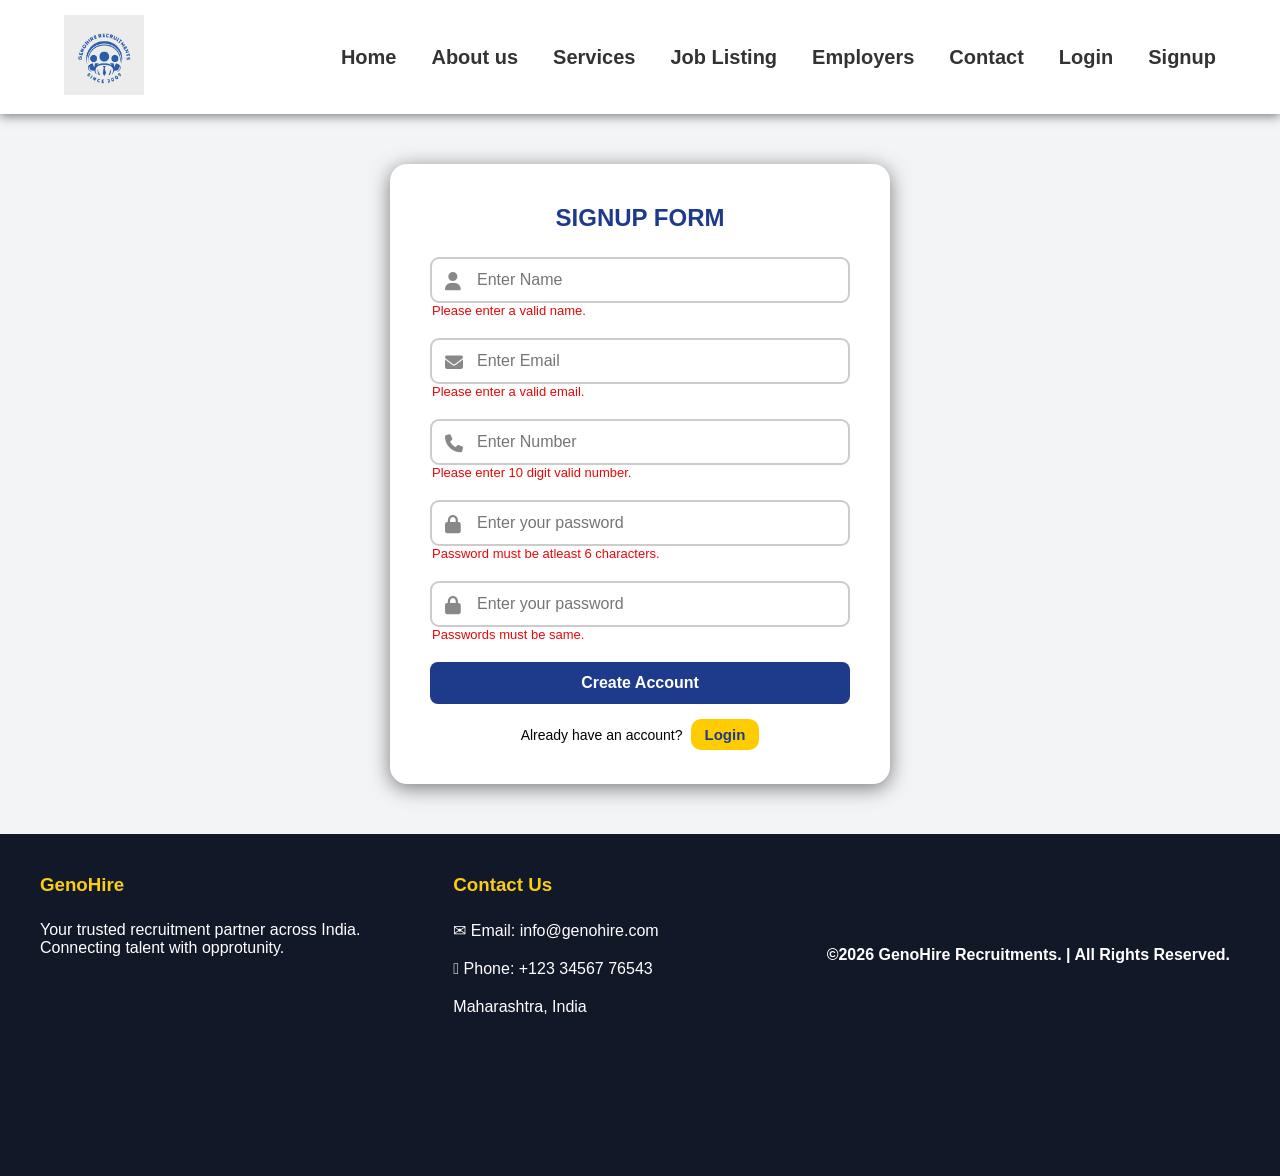
<file: signup.html>
<!DOCTYPE html>
<html lang="en">
<head>
    <meta charset="UTF-8">
    <meta name="viewport" content="width=device-width, initial-scale=1.0">
    <link rel="stylesheet" href="https://cdnjs.cloudflare.com/ajax/libs/font-awesome/6.5.0/css/all.min.css">
    <title>Login
         Page-Genohire Recruitment</title>
</head>

<style>

    *{
        margin: 0;
        padding: 0;
        box-sizing: border-box;
        font-family: 'Arial';
    }

    body {
        background: #081827;
        overflow-x: hidden;
    }

    .navbar {
                background-color: #fff;
                box-shadow: 0 2px 10px rgba(0,0,0,0.5);
                position: sticky;
                top: 0;
                z-index: 1000;

            }

            .nav-container {

                display: flex;
                justify-content: space-between;
                align-items: center;
                padding: 15px 5%;
            }

            .logo img {
                height: 80px;
                width: 80px;
            }

            .logo span {
                color: #20c997;
            }

            .nav-links {
                display: flex;
                gap: 35px;
                list-style: none;
            }

            .nav-links a {
                text-decoration: none;
                color: #333;
                font-weight: 700;
                transition: 0.3s;
                font-size: 20px;
            }

            .nav-links a:hover {
                color: #0d6efd;
            }

            .btn-nav {
                background-color: #0d6efd;
                color: #fff;
                padding: 10px 20px;
                border-radius: 8px;
                text-decoration: none;
            }

            .btn-nav:hover {
                background-color: #0b5ed7;
            }

    .modal-overlay {
        position: fixed !important;
        top: 0 !important;
        left: 0 !important;
        width: 100% !important;
        height: 100vh !important;
        background: rgba(0, 0, 0, 0.5);
        display: none;
        justify-content: center;
        align-items: center;
        z-index: 99999 !important;
        backdrop-filter: blur(2px);
    }

    .modal-overlay.show {
        display: flex !important;
    }

    .modal-box {
        background: white;
        border-radius: 20px;
        text-align: center;
        width: 40%;
        padding: 50px 30px 30px 30px;
        position: relative;
        box-shadow: 0 10px 30px rgba(0, 0, 0, 0.4);
        animation: pop 0.3s ease;
        
    }

    @keyframes pop {
        from {
            transform: scale(0.8);
            opacity: 0;
        }

        to {
            transform: scale(1.3);
            opacity: 1;
        }
    }

    .tick-circle {
        width: 90px;
        height: 90px;
        background: linear-gradient(135deg, #22c55e, #16a34a);
        border-radius: 50%;
        display: flex;
        justify-content: center;
        align-items: center;
        position: absolute;
        top: -40px;
        left: 50%;
        transform: translateX(-50%);
        box-shadow: 0 4px 15px rgba(34,197,94,0.4);
    }

    .tick-circle svg {
        width: 50px;
        height: 50px;
        fill: white;
    }

    .modal-box h2 {
        margin-top: 30px;
        font-size: 28px;
        color:#333;
        margin-bottom: 15px;
    }
    .modal-box p {
        color: #175e05;
        font-size: 15px;
        line-height: 1.5;
        margin-bottom: 25px;
    }

    .modal-btn {
        width: 100%;
        padding: 14px;
        background: linear-gradient(135deg, #22c55e,#16a34a);
        color: white;
        border: none;
        border-radius: 10px;
        font-size: 16px;
        font-weight: 600;
        cursor: pointer;
    }

    .modal-btn:hover {
        opacity: 0.9;
    }

    .login {
        min-height: 80vh;
        display: flex;
        justify-content: center;
        align-items: center;
        background: #f3f4f6;
        padding: 30px;
        width: 100%;
        
    }

    .login-box {
        background: #fff;
        padding: 40px;
        border-radius: 17px;
        box-shadow: 0 4px 20px rgba(0, 0, 0, 0.5);
        width: 100%;
        max-width: 500px;
        height: 620px;
    }

    .login-box h2 {
        text-align: center;
        color: #1e3a8a;
        margin-bottom: 25px;
    }


    .login-box input {
        width: 100%;
        padding: 12px 12px 12px 45px;
        border: 2px solid #ccc;
        border-radius: 9px;
        font-size: 16px;
       
    }

    .login-box .input-group {
        position: relative;
        margin-bottom: 20px;
    }

    .login-box .input-group input:focus {
        outline: none;
        border-color: #4165c9;
    }

    .input-group .input-icon {
        position: absolute;
        left: 15px;
        top: 50%;
        transform: translateY(-50%);
        color: #888;
        font-size: 18px;
        pointer-events: none;
        padding-bottom: 13px;
    }

       .login-box a {
        background: #ffcc00;
        color: #1e3a8a;
        display: inline-block;
        border-radius: 10px;
        padding: 7px 14px;
        text-decoration: none;
        font-size: 15px;
        font-weight: 600;
        margin-left: 8px;
    }

    .login-box .error {
        color: #eb0707;
        font-size: 13px;
        padding-left: 2px;
        margin-bottom: 10px;
    }

    .login-box button {
        width: 100%;
        padding: 12px;
        background: #1e3a8a;
        color: #fff;
        border: none;
        border-radius: 8px;
        font-size: 16px;
        font-weight: bold;
        cursor: pointer;
    }

    .login-box button:hover {
        background: #1e3a8a;
    }

    .login-box p {
        text-align: center;
        margin-top: 15px;
        font-size: 14px;
    }

    footer {
        background: #111827;
        color: #fff;
        padding: 40px 20px 0;
        height: 38vh;
    }

    .footer-container {
        max-width: 1200px;
        margin: auto;
        display: grid;
        grid-template-columns: repeat(3,1fr);
        gap: 40px;
    }

    .footer-container h3 {
        margin-bottom: 15px;
        color: #facc15;
    }

    .footer-container p {
        padding: 10px 0;
    }

    .copyright {
        text-align:right;
        margin-top: -80px;
        margin-right: 30px;
       margin-bottom: 60px;
    }

    .hamburger {
        display:none;
        font-size: 28px;
        cursor: pointer;
    }

    @media (max-width:768px){

        .hamburger {
            display: block;
        }

        .nav-links {
            display: none;
            position: absolute;
            top: 90px;
            left: 0;
            width: 100%;
            background: white;
            flex-direction: column;
            text-align: center;
            padding: 20px 0;
        }

        .nav-links.active {
            display: flex;
        }

            .copyright {
            margin-top: 30px;
            font-size: 14px;
            width: 100%;
        }
    }
</style>
<body>

    <!--navigation-->
     <nav class="navbar">
            <div class="nav-container">
                <div class="logo">
                    <img src="genohire recruitmnt logo.png">
                </div>
                <ul class="nav-links">
                    <li><a href="index.html">Home</a></li>
                    <li><a href="about.html">About us</a></li>
                    <li><a href="services.html">Services</a></li>
                    <li><a href="jobs.html">Job Listing</a></li>
                    <li><a href="employer.html">Employers</a></li>
                    <li><a href="contact.html">Contact</a></li>
                    <li><a href="login.html">Login</a></li>
                    <li><a href="signup.html">Signup</a></li>
                </ul>
              
                <div class="hamburger" id="hamburger">
                    <i class="fa-solid fa-bars"></i>
                </div>
            </div>
        </nav>

    <!--Login Page-->
    <section class="login">
        <div class="login-box">
            <h2>SIGNUP FORM</h2>
            <form id="signupForm">

                  <div class="input-group">
                    <i class="fa fa-user input-icon"></i>
                <input type="text" id="fullname" placeholder="Enter Name" required>
                <div class="error" id="nameError">Please enter a valid name.</div>
                </div>

                  <div class="input-group">
                     <i class="fa fa-envelope input-icon"></i>
                <input type="email" id="email" placeholder="Enter Email" required>
                <div class="error" id="emailError">Please enter a valid email.</div>
                </div>

                <div class="input-group">
                     <i class="fa fa-phone input-icon"></i>
                <input type="tel" id="phone" placeholder="Enter Number" required>
                <div class="error" id="phoneError">Please enter 10 digit valid number.</div>
                </div>

                <div class="input-group">
                     <i class="fa fa-lock input-icon"></i>
                <input type="password" id="password" placeholder="Enter your password" required>
                <div class="error" id="passError">Password must be atleast 6 characters.</div>
                </div>

                 <div class="input-group">
                     <i class="fa fa-lock input-icon"></i>
                <input type="password" id="cpassword" placeholder="Enter your password" required>
                <div class="error" id="cpassError">Passwords must be same.</div>
                </div>

                <button type="submit">Create Account</button>
            </form>
            <p>Already have an account?<a href="login.html"> Login</a></p>
        </div>
    </section>
   
    <!--Footer-->

    <footer>
        <div class="footer-container">
            <div>
                <h3>GenoHire</h3>
                <p>Your trusted recruitment partner across India. Connecting talent with opprotunity.</p>
            </div>
            <div>
                <h3>Contact Us</h3>
                <p>&#9993; Email: info@genohire.com</p>
                <p>&#124208; Phone: +123 34567 76543</p>
                <p>Maharashtra, India</p>
            </div>
        </div>
        <div class="copyright">
            <h4>&copy;2026 GenoHire Recruitments. | All Rights Reserved.</h4>
        </div>
    </footer>

      <!--popup box-->

    <div class="modal-overlay" id="successModal">
        <div class="modal-box">
            <div class="tick-circle">
                <svg viewBox=" 0 0 24 24">
                    <path d="M9 16.17L4.83 12l-1.42 1.41L9 19 21 7l-1.41-1.41z"/>
                </svg>
            </div>
            <h2>SUCCESS</h2>
            <p>Account Created Successfully! Welcome to GenoHire.<br>Let's start the journey.</p>
            <button class="modal-btn" onclick="closeModal()">OK</button>
        </div>
    </div>

    <script>
        const modal = document.getElementById('successModal');

        function closeModal(){
            modal.classList.remove('show');
            document.getElementById('signupForm').reset();
        }

        //form validation and pop box

        document.getElementById('signupForm').addEventListener('submit',function(e){
            e.preventDefault();
            let valid = true;

             const name = document.getElementById('fullname').value.trim();
             const email = document.getElementById('email').value.trim(); 
            const phone = document.getElementById('phone').value.trim();
            const password = document.getElementById('password').value.trim();
             const cpassword = document.getElementById('cpassword').value.trim();

             //error hide first
             document.querySelectorAll('.error').forEach(el => el.style.display = 'none');

      
            //check fields

            if(name === ""){
                document.getElementById('nameError').style.display= 'block';
                 valid = false;
            }


            const emailPattern = /^[^ ]+@[^ ]+\.[a-z]{2,3}$/;
            if(!email.match(emailPattern)){
                document.getElementById('emailError').style.display = 'block';
                valid=false;
            }

            const phonePattern = /^[0-9]{10}$/;
            if(!phone.match(phonePattern)){
                document.getElementById('phoneError').style.display = 'block';
                valid = false;
            }

            

            if(password.length < 6){
            document.getElementById('passError').style.display = 'block';
            valid = false;
        }

        if(password !== cpassword){
            document.getElementById('cpassError').style.display = 'block';
            valid = false;
        }

        //if all ields valid then g for the pop up

        if(valid){
            modal.classList.add('show');
        }
        });

        const hamburger = document.getElementById("hamburger");
        const navLinks =
        document.querySelector(".nav-links");

        hamburger.addEventListener("click",function(){
            navLinks.classList.toggle("active");
        });

    </script>


    
</body>
</html>
</file>
<file: jobcss.css>
/*===GOOGLE FONT===*/

 @import url('https://fonts.googleapis.com/css2?family=Poppins:wght@300;400;500;600;700;800&display=swap');



 * {
     margin: 0;
     padding: 0;
     box-sizing: border-box;
 }

 html {
     scroll-behavior: smooth;
 }

 body {
     font-family: 'Poppins', sans-serif;
     background: #f5f7fb;
     color: #222;
     overflow-x: hidden;
 }

 img {
     max-width: 100%;
 }

 a {
     text-decoration: none;
     color: inherit;
 }

 ul {
     list-style: none;
 }

 /*===VARIABLES===*/

 :root {

     --primary: #0d6efd;

     --secondary: #4b7bec;

     --success: #00b894;

     --danger: #ff4757;

     --dark: #1f2937;

     --light: #ffffff;

     --text: #444;

     --border: #e5e7eb;

     --shadow: 0 10px 25px rgba(0, 0, 0, .08);

     --radius: 14px;

     --transition: .35s ease;

 }

 /*===HEADER===*/

 .header {

     position: sticky;

     top: 0;

     left: 0;

     width: 100%;

     background: #fff;

     box-shadow: 0 3px 12px rgba(0, 0, 0, .08);

     display: flex;

     align-items: center;

     justify-content: space-between;

     padding: 16px 3%;

     z-index: 999;

 }

 /* Logo */

 .logo {

     display: flex;

     align-items: center;

     gap: 12px;

 }

 .logo img {

     width: 90px;

     height: 80px;

     object-fit: contain;

 }



 /* Navbar */

 .navbar ul {

     display: flex;

     align-items: center;

     gap: 35px;

 }

 .navbar a {

     font-weight: 500;

     transition: var(--transition);

     position: relative;

 }

 .navbar a:hover,

 .navbar a.active {

     color: var(--primary);

 }

 .navbar a::after {

     content: '';

     position: absolute;

     bottom: -6px;

     left: 0;

     width: 0;

     height: 2px;

     background: var(--primary);

     transition: .3s;

 }

 .navbar a:hover::after,

 .navbar a.active::after {

     width: 100%;

 }

 /*===HAMBURGER===*/

 .menu-btn {

     display: none;

     font-size: 28px;

     cursor: pointer;

     color: var(--dark);

 }

 /*===HERO SECTION===*/

 .hero {

     background: linear-gradient(135deg, #0d6efd, #4b7bec);

     color: #fff;

     padding: 70px 18%;

 }

 .hero-content {

     max-width: 800px;


 }

 .hero h1 {

     font-size: 48px;

     margin-bottom: 15px;

     font-weight: 700;

 }

 .hero p {

     font-size: 18px;

     margin-bottom: 30px;

     line-height: 1.8;



 }

 /*===SEARCH BAR===*/

 .hero-search {

     display: flex;

     background: #fff;

     border-radius: 50px;

     overflow: hidden;

     box-shadow: var(--shadow);


 }

 .hero-search input {

     flex: 1;

     border: none;

     outline: none;

     padding: 18px 25px;

     font-size: 16px;

     align-items: center;

 }

 .hero-search button {

     width: 70px;

     border: none;

     background: var(--primary);

     color: #fff;

     font-size: 18px;

     cursor: pointer;

     transition: .3s;

 }

 .hero-search button:hover {

     background: #084298;

 }

 /*===FILTERS===*/

 .filters {

     background: #fff;

     margin: 30px auto;

     width: 90%;

     border-radius: 14px;

     padding: 20px;

     display: grid;

     grid-template-columns: repeat(4, 1fr);

     gap: 20px;

     box-shadow: var(--shadow);

 }

 .filter-box select {

     width: 100%;

     padding: 14px;

     border: 1px solid #ddd;

     border-radius: 10px;

     outline: none;

     font-size: 15px;

     transition: .3s;

 }

 .filter-box select:focus {

     border-color: var(--primary);

 }

 .clear-btn {

     border: none;

     background: var(--danger);

     color: #fff;

     border-radius: 10px;

     cursor: pointer;

     font-size: 15px;

     transition: .3s;

 }

 .clear-btn:hover {

     background: #d90429;

 }

 /*===MAIN LAYOUT===*/

 .jobs-wrapper {

     width: 90%;

     margin: 40px auto;

     display: grid;

     grid-template-columns: 40% 60%;

     gap: 25px;

 }

 /*===LEFT PANEL===*/

 .job-list-panel {

     background: #fff;

     border-radius: 14px;

     box-shadow: var(--shadow);

     padding: 20px;

     min-height: 700px;

 }

 .panel-title {

     display: flex;

     justify-content: space-between;

     align-items: center;

     margin-bottom: 20px;

 }

 .panel-title h2 {

     font-size: 24px;

 }

 .panel-title span {

     color: #666;

     font-size: 14px;

 }

 /*===SCROLLABLE JOB LIST===*/

 .job-list {

     display: flex;

     flex-direction: column;

     gap: 18px;

     max-height: 760px;

     overflow-y: auto;

     padding-right: 5px;

 }

 /* Scrollbar */

 .job-list::-webkit-scrollbar {

     width: 8px;

 }

 .job-list::-webkit-scrollbar-thumb {

     background: #cfd8dc;

     border-radius: 20px;

 }

 /*===JOB CARD===*/

 .job-card {

     background: #fff;

     border: 1px solid #eee;

     border-left: 5px solid var(--primary);

     border-radius: 12px;

     padding: 18px;

     cursor: pointer;

     transition: .3s;

 }

 .job-card:hover {

     transform: translateY(-5px);

     box-shadow: 0 12px 30px rgba(0, 0, 0, .10);

 }

 .job-card.active {

     border-left: 5px solid var(--success);

     background: #f3fbf7;

 }

 .job-title {

     font-size: 20px;

     color: var(--dark);

     margin-bottom: 10px;

 }

 .company {

     color: var(--primary);

     font-weight: 600;

     margin-bottom: 10px;

 }

 .job-meta {

     display: flex;

     flex-wrap: wrap;

     gap: 10px;

     margin-top: 15px;

 }

 .job-meta span {

     background: #eef4ff;

     color: #555;

     padding: 6px 12px;

     border-radius: 20px;

     font-size: 13px;

 }

 .salary {

     color: var(--success);

     font-weight: 600;

 }

 .badge {

     background: var(--primary);

     color: #fff !important;

 }

 /*===RIGHT PANEL===*/

 .job-details-panel {
     background: #fff;
     border-radius: 14px;
     box-shadow: var(--shadow);
     padding: 30px;
     min-height: 700px;
     position: sticky;
     top: 100px;
     overflow: auto;
 }

 .job-placeholder {
     display: flex;
     flex-direction: column;
     justify-content: center;
     align-items: center;
     text-align: center;
     height: 100%;
     color: #777;
 }

 .job-placeholder i {
     font-size: 70px;
     color: var(--primary);
     margin-bottom: 20px;
 }

 .job-placeholder h2 {
     margin-bottom: 10px;
 }

 .job-details {
     display: none;
 }

 .job-details.active {
     display: block;
     animation: fadeIn .35s ease;
 }

 .job-details h2 {
     font-size: 30px;
     color: var(--dark);
     margin-bottom: 10px;
 }

 .job-company {
     color: var(--primary);
     font-weight: 600;
     margin-bottom: 15px;
 }

 .details-meta {
     display: flex;
     flex-wrap: wrap;
     gap: 10px;
     margin: 20px 0;
 }

 .details-meta span {
     background: #eef4ff;
     padding: 8px 14px;
     border-radius: 20px;
     font-size: 14px;
 }

 .job-section {
     margin: 30px 0;
 }

 .job-section h3 {
     margin-bottom: 12px;
     color: var(--primary);
 }

 .job-section ul {
     list-style: disc;
     margin-left: 20px;
 }

 .job-section li {
     margin-bottom: 10px;
     color: #555;
     line-height: 1.7;
 }

 .job-description {
     line-height: 1.9;
     color: #555;
 }

 /*===APPLY BUTTON===*/

 .apply-btn {
     display: inline-block;
     margin-top: 30px;
     padding: 15px 35px;
     border: none;
     border-radius: 10px;
     background: var(--success);
     color: #fff;
     font-size: 16px;
     font-weight: 600;
     cursor: pointer;
     transition: .3s;
 }

 .apply-btn:hover {
     transform: translateY(-3px);
     background: #019874;
 }

 /*===PAGINATION===*/

 .pagination {
     display: flex;
     justify-content: center;
     align-items: center;
     gap: 10px;
     margin-top: 30px;
     flex-wrap: wrap;
 }

 .pagination button {
     width: 42px;
     height: 42px;
     border: none;
     border-radius: 50%;
     cursor: pointer;
     background: #e9ecef;
     font-weight: 600;
     transition: .3s;
 }

 .pagination button:hover {
     background: var(--primary);
     color: #fff;
 }

 .pagination button.active {
     background: var(--primary);
     color: #fff;
 }

 /*===MODAL===*/

 .modal {
     position: fixed;
     inset: 0;
     display: none;
     justify-content: center;
     align-items: center;
     background: rgba(0, 0, 0, .55);
     z-index: 5000;
     padding: 20px;
 }

 .modal.active {
     display: flex;
 }

 .modal-content {
     width: 100%;
     max-width: 550px;
     background: #fff;
     border-radius: 15px;
     padding: 30px;
     position: relative;
     animation: popup .35s ease;
 }

 .close-modal {
     position: absolute;
     right: 20px;
     top: 15px;
     font-size: 28px;
     cursor: pointer;
 }

 .modal h2 {
     margin-bottom: 25px;
 }

 .form-group {
     margin-bottom: 18px;
 }

 .form-group label {
     display: block;
     margin-bottom: 8px;
     font-weight: 500;
 }

 .form-group input {
     width: 100%;
     padding: 13px;
     border: 1px solid #ddd;
     border-radius: 8px;
     outline: none;
     transition: .3s;
 }

 .form-group input:focus {
     border-color: var(--primary);
 }

 .apply-submit {
     width: 100%;
     padding: 15px;
     border: none;
     border-radius: 10px;
     background: var(--primary);
     color: #fff;
     cursor: pointer;
     font-size: 16px;
     font-weight: 600;
 }

 .apply-submit:hover {
     background: #084298;
 }

 /*===FOOTER===*/

 footer {
     margin-top: 60px;
     background: #111827;
     color: #fff;
 }

 .footer-content {
     width: 90%;
     margin: auto;
     display: grid;
     grid-template-columns: repeat(auto-fit, minmax(220px, 1fr));
     gap: 35px;
     padding: 60px 0;
 }

 .footer-content h3,
 .footer-content h4 {
     margin-bottom: 20px;
 }

 .footer-content p {
     color: #d1d5db;
     line-height: 1.8;
 }

 .footer-content ul li {
     margin-bottom: 10px;
 }

 .footer-content ul li a {
     color: #d1d5db;
     transition: .3s;
 }

 .footer-content ul li a:hover {
     color: #fff;
 }

 .social-icons {
     display: flex;
     gap: 15px;
 }

 .social-icons a {
     width: 42px;
     height: 42px;
     display: flex;
     justify-content: center;
     align-items: center;
     background: #1f2937;
     border-radius: 50%;
     transition: .3s;
 }

 .social-icons a:hover {
     background: var(--primary);
 }

 .copyright {
     text-align: center;
     border-top: 1px solid rgba(255, 255, 255, .1);
     padding: 18px;
     font-size: 14px;
 }

 /*===ANIMATIONS===*/

 @keyframes fadeIn {
     from {
         opacity: 0;
         transform: translateY(15px);
     }

     to {
         opacity: 1;
         transform: translateY(0);
     }
 }

 @keyframes popup {
     from {
         opacity: 0;
         transform: scale(.8);
     }

     to {
         opacity: 1;
         transform: scale(1);
     }
 }

 /*===RESPONSIVE===*/

 

 @media(max-width:768px) {

     .header {
         padding: 15px 20px;
     }

     .menu-btn {
         display: block;
     }

     .navbar {
         position: absolute;
         top: 100%;
         left: 0;
         width: 100%;
         background: #fff;
         max-height: 0;
         overflow: hidden;
         transition: .35s;
         box-shadow: 0 10px 20px rgba(0, 0, 0, .08);
     }

     .navbar.active {
         max-height: 400px;
     }

     .navbar ul {
         flex-direction: column;
         padding: 20px;
         gap: 18px;
     }

     .hero {
         padding: 50px 20px;
     }

     .hero h1 {
         font-size: 32px;
     }

     .hero-search {
         flex-direction: column;
         border-radius: 15px;
     }

     .hero-search input {
         width: 100%;
     }

     .hero-search button {
         width: 100%;
         padding: 16px;
     }

     .filters {
         width: 95%;
         grid-template-columns: 1fr;
     }

     .clear-btn {
         width: 100%;
         padding: auto;
     }

     .jobs-wrapper {
         width: 95%;
     }

     .job-list-panel,
     .job-details-panel {
         padding: 18px;
     }

     .panel-title {
         flex-direction: column;
         align-items: flex-start;
         gap: 10px;
     }

     .job-title {
         font-size: 18px;
     }

     .job-details h2 {
         font-size: 24px;
     }

     .details-meta {
         flex-direction: column;
     }

     .apply-btn {
         width: 100%;
     }

     .modal-content {
         padding: 20px;
     }

     .footer-content {
         width: 95%;
     }

 }

 @media(max-width:480px) {

     .logo img {
         width: 45px;
         height: 45px;
     }

     .logo-text h2 {
         font-size: 18px;
     }

     .logo-text span {
         font-size: 11px;
     }

     .hero h1 {
         font-size: 28px;
     }

     .hero p {
         font-size: 15px;
     }

     .clear-btn {
         width: 100%;
     }

     .job-card {
         padding: 15px;
     }

     .job-meta {
         flex-direction: column;
         align-items: flex-start;
     }

     .pagination button {
         width: 38px;
         height: 38px;
     }

     .social-icons {
         justify-content: center;
     }

     .copyright {
         font-size: 12px;
     }

 }
</file>
